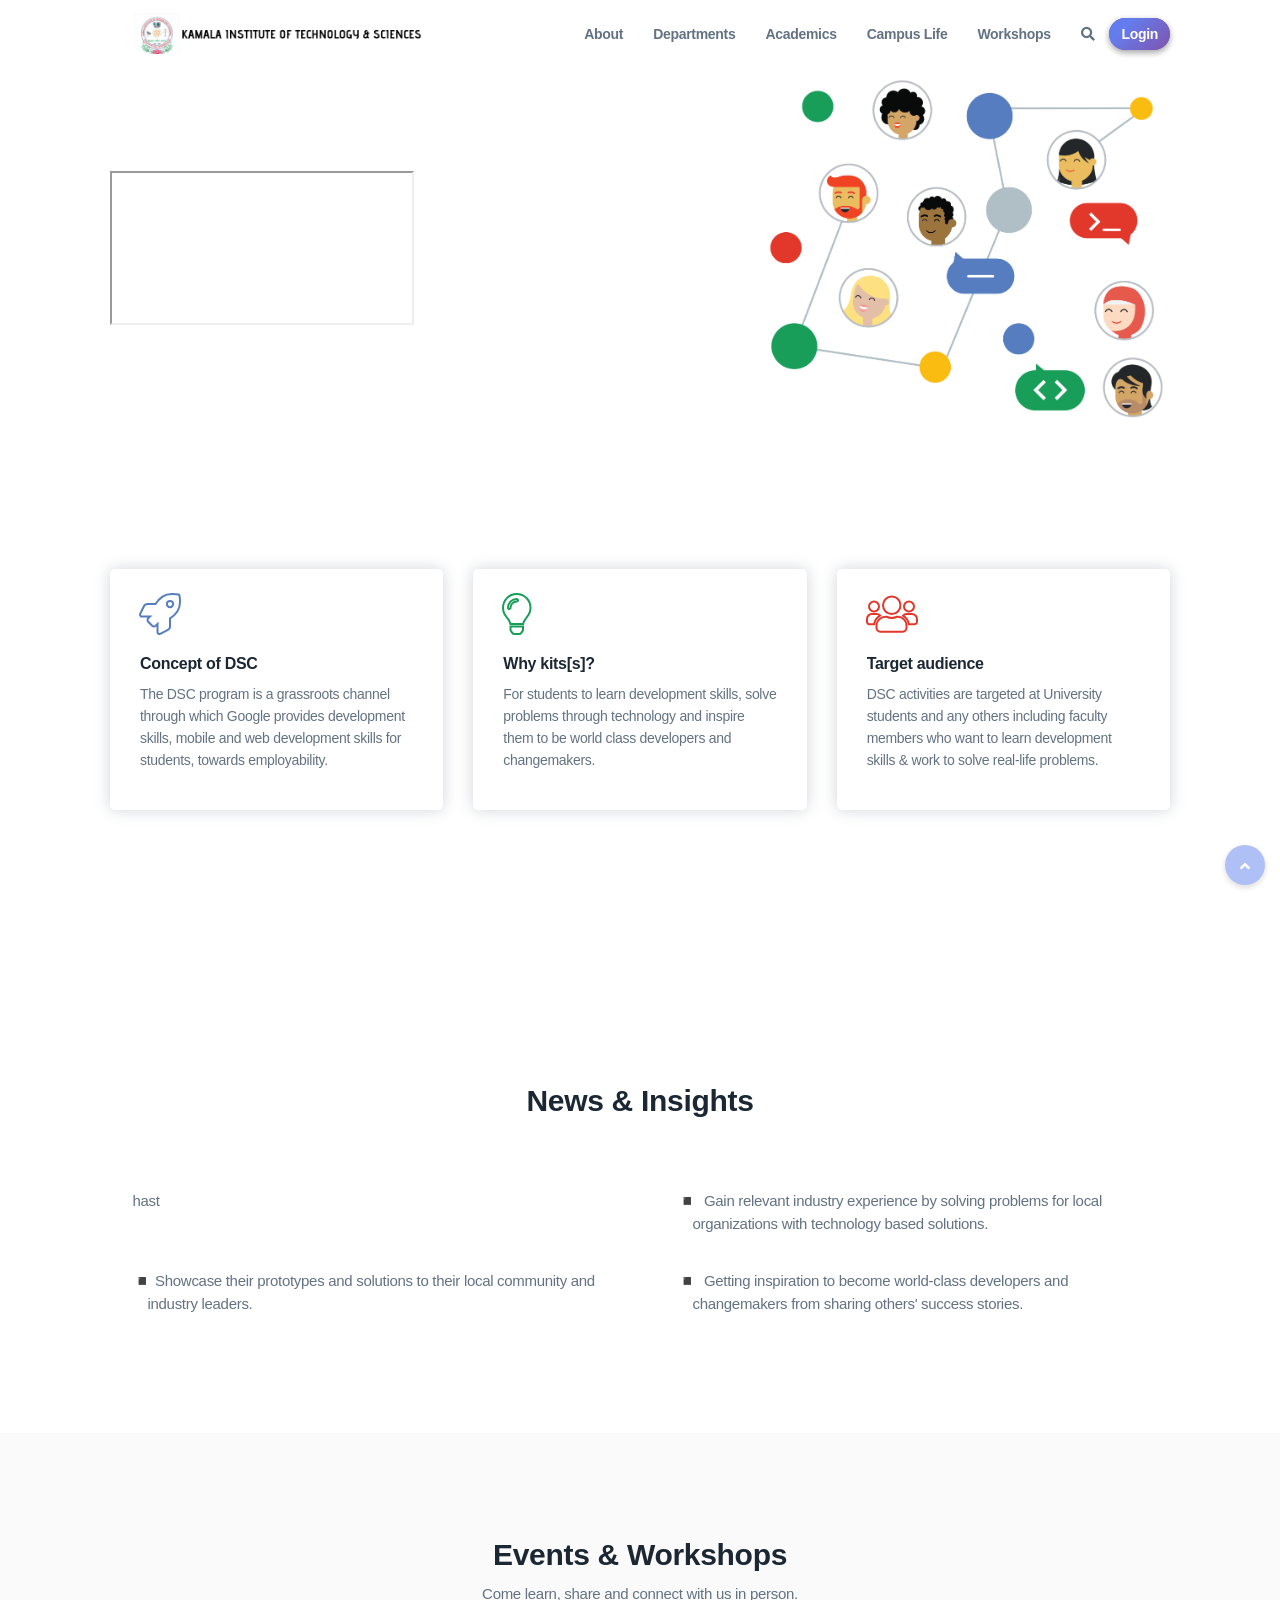
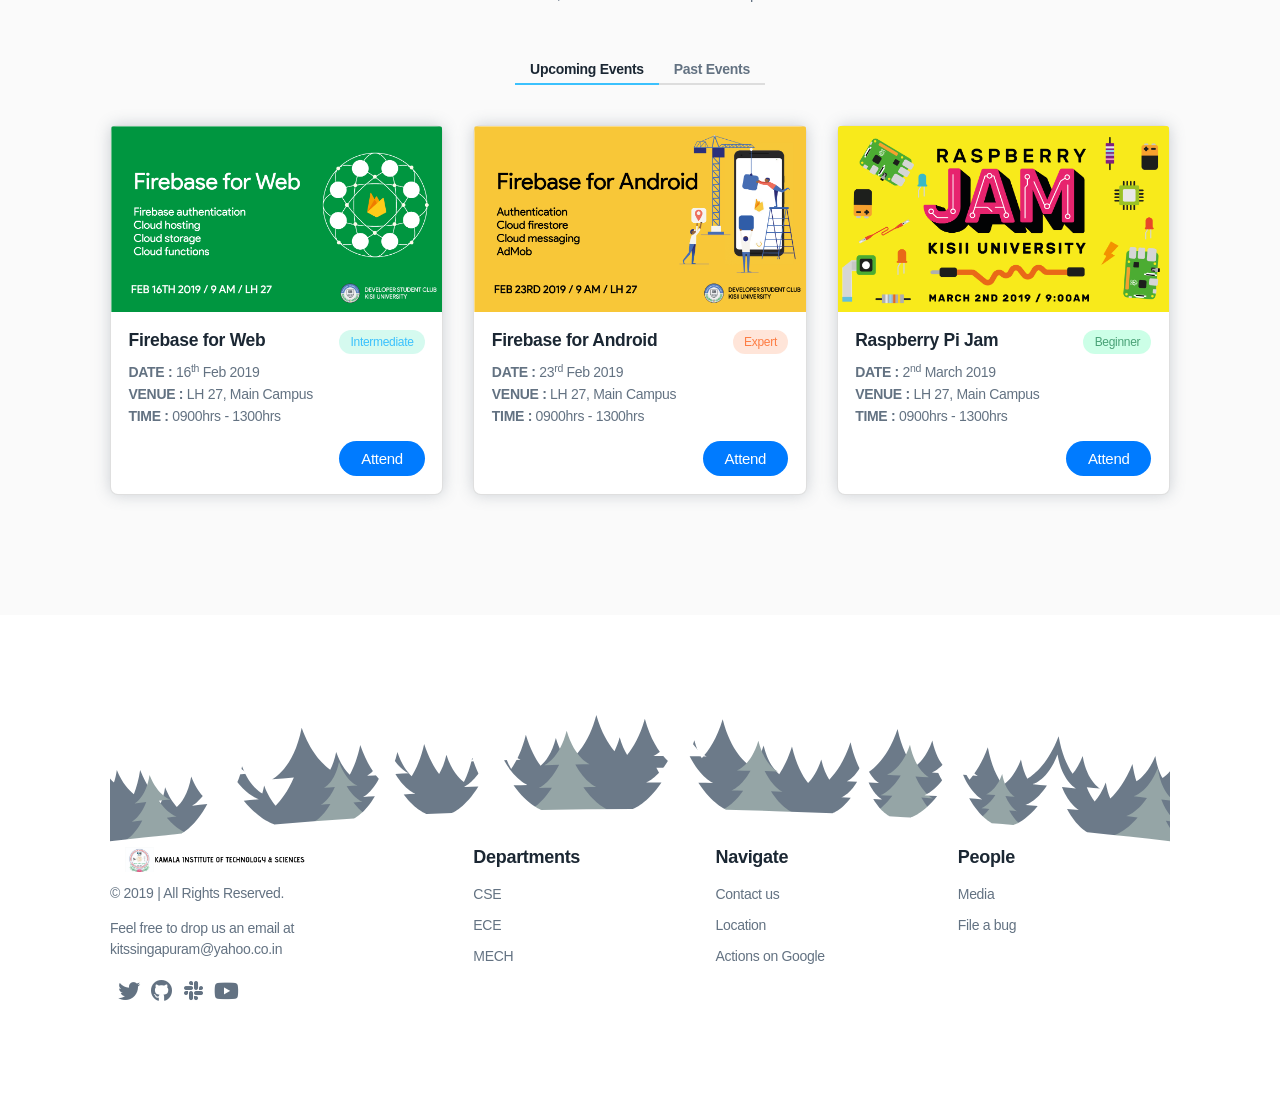
<file: kits/index.html>
<!DOCTYPE html>
<html lang="en">
<head>
    <meta charset="UTF-8">
    <meta http-equiv="X-UA-Compatible" content="ie=edge">
    <title>KITS-SINGAPUR</title>
    <meta name="viewport" content="width=device-width, initial-scale=1.0, user-scalable=no">
    <meta name="author" content="KITS SINGAPURAM"/>
    <meta name="description" content="kits singapuram site">
    <meta name="keywords" content="kits singapuram, university name,google developers, sub saharan africa, kenya, computer science"/>
    <meta name="theme-color" content="#2F5BE7"/>
    <meta http-equiv="X-UA-Compatible" content="IE=edge">
    <link rel="manifest" href="manifest.json"/>
    <link rel="icon" href="images/icon.png" type="image/png"/>
    <link rel="stylesheet" href="css/responsive.css">
    <link rel="stylesheet" href="css/owl.carousel.min.css">
    <link rel="stylesheet" href="css/bootstrap.min.css">
    <link rel="dns-prefetch" href="https://docs.google.com">
    <link href='https://fonts.googleapis.com/css?family=Google+Sans:400,500,700|Material+Icons' rel='stylesheet' type='text/css'>
    <script src="https://cdn.plyr.io/3.5.6/plyr.js"></script>
    <link rel="stylesheet" href="https://cdn.plyr.io/3.5.6/plyr.css" />
    <link rel="stylesheet" href="https://use.fontawesome.com/releases/v5.2.0/css/all.css" integrity="sha384-hWVjflwFxL6sNzntih27bfxkr27PmbbK/iSvJ+a4+0owXq79v+lsFkW54bOGbiDQ" crossorigin="anonymous">
    <link rel="stylesheet" href="css/styles.css">
    <link rel="stylesheet" href="css/responsive.css">

    <!-- Google Analytics -->
        
   
    <!-- End Google Analytics -->

</head>

<body class="x-hidden has-sticky-header">
<nav class="navbar navbar-expand-lg fixed-top custom-menu custom-menu__light">
    <div class="container">
        <a class="navbar-brand" href="index.html">
            <img data-src="./icon.png" height="40" alt="DSC icon">
        </a>
        <button class="navbar-toggler" type="button" data-toggle="collapse" data-target="#navbarSupportedContent"
                aria-controls="navbarSupportedContent"
                aria-expanded="false" aria-label="Toggle navigation">
        <span class="menu-icon__circle">
        </span>
            <span class="menu-icon">
          <span class="menu-icon__bar"></span>
          <span class="menu-icon__bar"></span>
          <span class="menu-icon__bar"></span>
        </span>
        </button>
        <div class="collapse navbar-collapse" id="navbarSupportedContent">
            <ul class="navbar-nav ml-lg-auto">
                <li class="nav-item active">
                    <a class="nav-link" href="#overview">About
                        <span class="sr-only">(current)</span>
                    </a>
                </li>
                <li class="nav-item"><a href="#technologies" class="nav-link">Departments</a></li>
                <li class="nav-item"><a href="learn.html" class="nav-link">Academics</a></li>
                <li class="nav-item"><a href="projects.html" class="nav-link">Campus Life </a></li>
                <li class="nav-item"><a href="#workshops" class="nav-link">Workshops</a></li>
                <li class="nav-item">
                    <a class="nav-link" href="#" target="_blank" rel="noopener"><i class="fas fa-search"></i></a>
                </li>
            </ul>
            <div class="custom-menu__right">
                <a href="#" class="event-btn" rel="noreferrer" target="_blank">Login</a>
            </div>
        </div>
    </div>
</nav>
<header id="hero" class="#">
    <div class="container">
        <div class="row align-items-center">
            <div class="col-12 col-sm-6">
                    <div class="plyr__video-embed" id="player">
                            <iframe
                                src="https://www.youtube.com/embed/bTqVqk7FSmY?origin=https://plyr.io&amp;iv_load_policy=3&amp;modestbranding=1&amp;playsinline=1&amp;showinfo=0&amp;rel=0&amp;enablejsapi=1"
                                allowfullscreen
                                allowtransparency
                                allow="autoplay"
                            ></iframe>
                        </div>
            </div>
            <div class="col-12 col-sm-5 ml-auto ml-pic">
                <div class="hero-figure">
                    <img data-src="images/assets/diversity.png" class="img-fluid w-100"
                         alt="Illustration of diversity in our developer community">
                </div>
            </div>
        </div>
    </div>
</header>

<section id="overview" class="hero">
    <div class="container">
        <div class="row">
            <div class="col-md-4 col-12">
                <div class="feature-card">
                    <div class="feature-card__body">
                        <i class="fas fa-rocket ghost-blue"></i>
                        <h4 class="feature-title">Concept of DSC</h4>
                        <p>The DSC program is a grassroots channel through which Google provides development skills, mobile and web development skills for students, towards employability.
                        </p>
                    </div>
                </div>
            </div>
            <div class="col-md-4 col-12">
                <div class="feature-card">
                    <div class="feature-card__body">
                        <i class="fas fa-lightbulb ghost-green"></i>
                        <h4 class="feature-title">Why kits[s]?</h4>
                        <p>For students to learn development skills, solve problems through technology
                            and inspire them to be world class developers and changemakers.
                        </p>
                    </div>
                </div>
            </div>
            <div class="col-md-4 col-12">
                <div class="feature-card m-0">
                    <div class="feature-card__body">
                        <i class="fas fa-users ghost-red"></i>
                        <h4 class="feature-title">Target audience</h4>
                        <p>DSC activities are targeted at University students and any others
                            including faculty members who want to learn development skills &amp; work to solve real-life problems.</p>
                    </div>
                </div>
            </div>
        </div>
    </div>
</section>

<section id="opportunities" class="section-spacer section-opp">
    <div class="container">
        <header class="section-header text-center">
            <h2 class="section-title-custom">News & Insights</h2>
        </header>
        <div class="row">
            <div class="col-sm-6">
                <div class="card">
                    <div class="card-body">
                        <ul><li>hast</li></ul>
                    </div>
                </div>
            </div>
            <div class="col-sm-6">
                <div class="card">
                    <div class="card-body">
                        <ul><li> ◾&nbsp; Gain relevant industry experience by solving problems for local organizations with
                            technology based solutions.</li></ul>
                    </div>
                </div>
            </div>
        </div>
        <div class="row">
            <div class="col-sm-6">
                <div class="card">
                    <div class="card-body">
                        <ul><li> ◾&nbsp;Showcase their prototypes and solutions to their local community and industry leaders.</li></ul>
                    </div>
                </div>
            </div>
            <div class="col-sm-6">
                <div class="card">
                    <div class="card-body">
                        <ul>
                            <li> ◾&nbsp; Getting inspiration to become world-class developers and changemakers from
                                sharing others' success stories.
                            </li>
                        </ul>
                    </div>
                </div>
            </div>
        </div>
    </div>
</section>

<section id="workshops" class="section-spacer workshops-section bg-very__gray">
    <div class="container">
        <header class="section-header text-center">
            <h2 class="section-title">Events & Workshops</h2>
            <p class="section-subtitle">Come learn, share and connect with us in person.</p>
        </header>

        <div class="workshops-type-switch">
            <ul class="nav nav-pills justify-content-center js-tabs">
                <li class="nav-item">
                    <a class="nav-link active" href="#upcoming">Upcoming Events</a>
                </li>
                <li class="nav-item">
                    <a class="nav-link" href="#past">Past Events</a>
                </li>
            </ul>
        </div>
        <div class="tab-content">
            <div class="tab-pane active" id="upcoming" role="tabpanel" aria-labelledby="upcoming">
                <div class="row">
                    <div class="col-md-4 col-12">
                        <div class="card event-card">
                            <img class="card-img-top" data-src="images/assets/events/fbw.png" alt="Event one poster">
                            <div class="card-body">
                                <p class="tagging intermediate float-right">Intermediate</p>
                                <h5 class="card-title">Firebase for Web</h5>
                                <p class="card-text">
                                    <strong>DATE :</strong> 16<sup>th</sup> Feb 2019<br>
                                    <strong>VENUE :</strong>  LH 27, Main Campus<br>
                                     <strong>TIME :</strong>  0900hrs - 1300hrs
                                </p>
                                <a href="#" class="button float-right">Attend</a>
                            </div>
                        </div>
                    </div>

                    <div class="col-md-4 col-12">
                        <div class="card event-card">
                            <img class="card-img-top" data-src="images/assets/events/fba.png" alt="Event two poster">
                            <div class="card-body">
                                <p class="tagging expert float-right">Expert</p>
                                <h5 class="card-title">Firebase for Android</h5>
                                <p class="card-text">
                                    <strong>DATE :</strong> 23<sup>rd</sup> Feb 2019<br>
                                    <strong>VENUE :</strong>  LH 27, Main Campus<br>
                                    <strong>TIME :</strong>  0900hrs - 1300hrs
                                </p>
                                <a href="#" class="button float-right">Attend</a>
                            </div>
                        </div>
                    </div>

                    <div class="col-md-4 col-12">
                        <div class="card event-card">
                            <img class="card-img-top" data-src="images/assets/events/rpj.png" alt="Event three poster">
                            <div class="card-body">
                                <p class="tagging beginner float-right">Beginner</p>
                                <h5 class="card-title">Raspberry Pi Jam</h5>
                                <p class="card-text">
                                    <strong>DATE :</strong> 2<sup>nd</sup> March 2019<br>
                                    <strong>VENUE :</strong>  LH 27, Main Campus<br>
                                    <strong>TIME :</strong>  0900hrs - 1300hrs
                                </p>
                                <a href="#" class="button float-right">Attend</a>
                            </div>
                        </div>
                    </div>
                </div>
            </div>
            <div class="tab-pane" id="past" role="tabpanel" aria-labelledby="past">
                <section id="hi" class="section-spacer bg-very__gray">
                    <div class="container">
                        <div class="row align-items-center">
                            <div class="col-sm-6">
                                <div class="feature-list-image">
                                    <iframe
                                            data-urllink="https://docs.google.com/presentation/d/e/2PACX-1vSubYcbqWaNFgVUDQ14VYLf_4RFiaVeFl-Tz6ryS_YAuYmP9xhdAUrV0_V5GpeHHenACAIwl8zwTZ3z/embed?start=false&loop=true&delayms=3000"
                                            frameborder="0" width="480" height="299" allowfullscreen="true"
                                            mozallowfullscreen="true" webkitallowfullscreen="true"></iframe>
                                </div>
                            </div>
                            <div class="col-sm-5 ml-auto">
                                <div class="feature-list-wrapper">
                                    <div class="content-header">
                                        <h2 class="content-title">Getting Started with Android Things</h2>
                                        <hr>
                                        <h6>DATE : 26<sup>th</sup> Jan 2019</h6>
                                        <h6>VENUE : LH 27, Main Campus</h6>
                                        <p>We learnt how to assemble an Android Things kit and saw the temperature and barometer sensors on the kit in action</p>
                                    </div>
                                    <a href="#" class="past-event" target="_blank" rel="noopener">EVENT PHOTOS&nbsp;&nbsp;<i class="fas fa-camera"></i></a>
                                </div>
                            </div>
                        </div>
                    </div>
                </section>

                <section class="section-spacer">
                    <div class="container">
                        <div class="row flex-column-reverse flex-sm-row align-items-cengit ter">
                            <div class="col-sm-5 mr-auto">
                                <div class="feature-list-wrapper">
                                    <div class="content-header">
                                        <h2 class="content-title">The Magic Of Flutter</h2>
                                        <hr>
                                        <h6>DATE : 6<sup>th</sup> Aug 2018</h6>
                                        <h6>VENUE : LH 1, Main Campus</h6>
                                        <p>We concentrated on two parts of Flutter, that we admire most : The developer experience and brand design first development</p>
                                    </div>
                                    <a href="#" class="past-event" target="_blank" rel="noopener">EVENT PHOTOS&nbsp;&nbsp;<i class="fas fa-camera"></i></a>
                                </div>
                            </div>
                            <div class="col-sm-6">
                                <div class="feature-list-image">
                                    <iframe data-urllink="https://docs.google.com/presentation/d/e/2PACX-1vQw37yOddaGU-XhgoHwubXadUTEgnxQ0iqT6eHbBssRnP8UzplK-vkdL_5aKl3aiTKVjMkNMC_fRCt3/embed?start=false&loop=true&delayms=5000"
                                            frameborder="0" width="480" height="299" allowfullscreen="true"
                                            mozallowfullscreen="true" webkitallowfullscreen="true"></iframe>
                                </div>
                            </div>
                        </div>
                    </div>
                </section>

                <section id="past_ones" class="section-spacer bg-very__gray">
                    <div class="container">
                        <div class="row align-items-center">
                            <div class="col-sm-6">
                                <div class="feature-list-image">
                                    <iframe data-urllink="https://docs.google.com/presentation/d/e/2PACX-1vQcG84BsN5LAUmvkvEUwK2h1euvoW6PZaSl4CnJfybQx0xgB6XbQTECqo4H1M56axzqzDBqJpPVrbeL/embed?start=false&loop=true&delayms=30000"
                                            frameborder="0" width="480" height="299" allowfullscreen="true"
                                            mozallowfullscreen="true" webkitallowfullscreen="true"></iframe>
                                </div>
                            </div>
                            <div class="col-sm-5 ml-auto">
                                <div class="feature-list-wrapper">
                                    <div class="content-header">
                                        <h2 class="content-title">Build Your First App</h2>
                                        <hr>
                                        <h6>DATE : 6<sup>th</sup> July 2018</h6>
                                        <h6>VENUE : LH 1, Main Campus</h6>
                                        <p>We set up the Android Application Development Environment for creating,
                                            testing and debugging apps.</p>
                                    </div>
                                        <a href="#" class="past-event">EVENT PHOTOS&nbsp;&nbsp;<i class="fas fa-camera"></i></a>
                                </div>
                            </div>
                        </div>
                    </div>
                </section>
                <section class="section-spacer">
                    <div class="container">
                        <div class="row flex-column-reverse flex-sm-row align-items-cengit ter">
                            <div class="col-sm-5 mr-auto">
                                <div class="feature-list-wrapper">
                                    <div class="content-header">
                                        <h2 class="content-title">DSC SSA Leads Summit</h2>
                                        <hr>
                                        <h6>DATE : 25<sup>th</sup> July - 28<sup>th</sup>July 2018</h6>
                                        <h6>WHERE : Lagos, Nigeria.</h6>
                                        <p>One of our lead organizers was privileged to represent the community in a lead summit hosted
                                            by Google Nigeria where he also talked about goal-setting.</p>
                                    </div>
                                    <a href="#" class="past-event" target="_blank" rel="noopener">EVENT PHOTOS&nbsp;&nbsp;<i class="fas fa-camera"></i></a>
                                </div>
                            </div>
                            <div class="col-sm-6">
                                <div class="feature-list-image">
                                    <iframe width="500" height="274"
                                            data-urllink="https://www.youtube.com/embed/AAin71VkbzQ"
                                            frameborder="0" allow="autoplay; encrypted-media" allowfullscreen></iframe>
                                </div>
                            </div>
                        </div>
                    </div>
                </section>
            </div>
        </div>
    </div>
</section>

<footer class="section-spacer footer-section">
    <div class="container">
            <svg id="" preserveAspectRatio="xMidYMax meet" class="svg-separator sep8" viewBox="0 0 1600 200" style="display: block;" data-height="200">
                    <path class="" style="opacity: 1;fill: #6c7a89;" d="M1615.6,58.4c-8.6,20.7-19.2,31.4-26.8,36.8c-4.4-7.6-8.7-18.4-10.9-33.4
                    c-9.2,22.6-20.9,33.4-28.6,38.3c-2.4-7.7-4.4-16.4-6-26.2c-10.4,25.9-22.8,42.1-33.4,52.2c-2.8-6.5-5.2-14.5-6.8-24.4
                    c-5.2,13.2-11.2,22.4-16.8,28.8c-3.9-5.1-8.1-12.1-11.9-21.5c6.8,0.7,13.6,1.4,20.4,2.1c0,0-20-9.9-26.6-49.3
                    c-4.6,12-10,20.7-15.2,27c-8.1-12.1-16.5-30.2-21.1-56.8c-15.1,39.7-35.4,57-47.2,64.2c-3.8-7.1-7.4-16.7-9.7-29.2
                    c-8.5,22.9-19.8,34-27.3,39.2c-8.5-11.9-17.5-30.1-22.7-57.5c-8.3,22.9-18.3,38.4-27.6,48.9c-5.4-7.4-11.2-18.9-14.5-36.1
                    c-7.8,22-18.2,33.2-25.7,38.8c-2.7-4.1-5.5-9-8-14.9c6.8,0.5,13.6,1,20.4,1.4c0,0-20.4-9.2-28.3-48.4
                    c-8.5,24.4-20.4,35.7-27.8,40.6c-9-11.7-18.8-30-24.7-58c-17,50.2-43.2,65.9-51.6,69.7c-7.3-11.5-14.5-27.5-19.4-49.5
                    c-9.3,28.5-21.7,46-32.1,56.5c-4.5-7.1-9-17-12.1-30.5c-5.7,18-13.4,29-19.9,35.6c-8.8-11.5-18.2-29.1-24.3-55.3
                    c-5.6,17.9-12.4,31.5-19.2,41.8c-6.8-5.6-17.6-18-23.7-43.2c-4.8,15.8-11.2,26.3-17.1,33.2c-9.3-5.7-32.3-24.1-44.6-72.7
                    c-8.8,29.7-21.1,47.7-31.5,58.5C889,58.6,885,49.8,882,38.2c-11,38.5-32,46-32,46c6.8,0.1,13.6,0.1,20.4,0.2
                    c-8.5,15.8-17.6,23.9-23.2,27.7c-7.1-7.5-15-18-22.5-32.6c10.8,0,21.7,0.1,32.5,0.2c0,0-33.2-12.5-49.9-74
                    c-7.2,26.2-17.4,43.4-26.7,54.6c-4.1-6.6-8.2-15.2-11.3-26.6c-2.2,8.3-4.9,15.2-7.8,20.9C752,43.5,741.6,26.3,734.1,0
                    c-11.6,44.1-31.9,63.1-42.4,70.4c-6.3-6.8-13.5-17.9-18.7-35.6c-6,23.7-16,36-23,41.9c-7.9-10.8-16-25.9-22.3-46.9
                    c-5.8,23.6-14.1,40.1-22.2,51.6c-3.5-5.9-6.9-13.4-9.7-22.6c-8.3,34.8-25.7,45.2-29.2,47c-0.2,0-0.4,0-0.6,0
                    c-6.8-10.2-13.5-23.7-19.1-41.3c-3.4,14.8-7.9,26.9-12.7,36.6c-7.3-5.2-18.6-16.8-26.4-41C505,72.7,501,82,496.8,89
                    c-7.9-10.6-16-25.2-22.6-45.3c-4.7,21.5-11.7,37.2-18.8,48.6c-6.9-6.4-15.3-17.5-21.6-36.4c-5.7,26.8-17.1,39.4-23.7,44.7
                    c-10.5-10.4-22.8-27.6-32.4-55.4c-3.9,19.2-9.7,33.9-15.8,45c-6.6-6.5-14.4-17.2-20.5-34.5c-2.2,11.3-5.5,20-9,26.8
                    c-11.9-8.4-29.9-26.2-43.1-63.1c-12.1,62.6-44.2,77.5-44.3,77.6c10.8-0.9,21.7-1.8,32.5-2.7c-9,21.2-19.4,34.5-27.5,42.5
                    c-5.8-6.5-12.1-16.2-17.3-30.4c-0.8,4.3-1.7,8.3-2.8,12c-7.2-4-20.7-14.7-30.6-41.1c-6.9,39.4-27,49-27,49
                    c6.8-0.7,13.5-1.3,20.3-1.9c-0.9,2.1-1.8,4.1-2.7,6c-11.9,1.1-23.8,2.3-35.7,3.5c-7-3.7-21.1-14.1-31.6-41
                    c-4.5,27.3-15.4,40.4-21.7,45.9c-5.9-6.4-12.3-15.8-17.7-29.7c-1.5,9.8-3.9,17.7-6.6,24.2C66.7,123,55.2,107.3,45.5,83.1
                    c-2.2,14.5-5.6,26.5-9.5,36.4c-7.5-5.7-17.5-16.3-25.7-36.3C9.3,90.4,7.8,96.6,6,101.9c-10.5-10-22.5-25.7-32.8-50.4
                    c-0.4,2.5-0.7,4.9-1.2,7.2c7.3,57.9,10.2,77.5,17.5,135.4l1619.5-1.6c6.2-49.3,7.4-58.7,13.6-108
                    C1619.7,77.7,1617.1,69.1,1615.6,58.4z"></path>
                    <path class="" style="opacity: 1;fill: #95a5a6;" d="M85.8,155c5.1-0.6,10.1-1.1,15.2-1.7c0,0-13.6-3.6-27.3-24c5.9-0.7,11.7-1.3,17.6-1.9
                    c0,0-18.8-4.7-31.6-37c-5.3,34.4-22.6,43.1-22.6,43.1c5.9-0.7,11.7-1.4,17.6-2C46,154.4,33.5,161,33.5,161
                    c5.1-0.6,10.1-1.2,15.2-1.8c-11.7,23-25.4,30-25.5,30l94.1-10.6C117.3,178.6,102.4,174.9,85.8,155z"></path>
                    <path class="" style="opacity: 1;fill: #95a5a6;" d="M367.5,131.9c4.7-0.3,9.5-0.6,14.2-0.9c0,0-12.6-3.9-24.5-23.6c5.5-0.4,11-0.7,16.5-1.1
                    c0,0-17.3-5.1-28-35.9c-6.3,32-22.8,39.4-22.8,39.4c5.5-0.4,11-0.8,16.5-1.2c-9.1,21.1-21,26.7-21,26.7c4.7-0.4,9.5-0.7,14.2-1
                    c-11.9,21.1-25,27.1-25,27.1l88.3-6.1C396,155.3,382.2,151.1,367.5,131.9z"></path>
                    <path class="" style="opacity: 1;fill: #95a5a6;" d="M714.6,108.9c6.5-0.1,13-0.2,19.5-0.2c0,0-16.8-6.3-31.7-33.9c7.5-0.1,15.1-0.2,22.6-0.3
                    c0,0-23.3-8.2-35.7-50.9c-11,43.1-33.9,52.1-33.9,52.1c7.5-0.2,15.1-0.3,22.6-0.5c-13.9,28.1-30.5,34.9-30.5,34.9
                    c6.5-0.2,13-0.3,19.5-0.4c-17.7,27.9-35.9,35.1-35.9,35.1l120.6-2.1C751.7,142.8,733.3,136.1,714.6,108.9z"></path>
                    <path class="" style="opacity: 1;fill: #95a5a6;" d="M997.7,115.2c5.7,0.2,11.5,0.3,17.2,0.5c0,0-14.6-6.2-26.7-31.1c6.7,0.2,13.3,0.4,20,0.6
                    c0,0-20.2-8.2-29.5-46.3c-11.3,37.6-31.9,44.7-31.9,44.7c6.7,0.1,13.3,0.3,20,0.5c-13.4,24.3-28.3,29.6-28.3,29.7
                    c5.7,0.1,11.5,0.2,17.2,0.4c-16.7,23.9-33,29.6-33,29.6l106.5,2.8C1029.2,146.5,1013.1,139.9,997.7,115.2z"></path>
                    <path class="" style="opacity: 1;fill: #95a5a6;" d="M1224.6,124.7c5.9,0.4,11.9,0.8,17.8,1.2c0,0-15-6.9-26.6-33.2c6.9,0.4,13.8,0.9,20.7,1.3
                    c0,0-20.7-9.2-29-49.1c-13.1,38.6-34.7,45.2-34.7,45.2c6.9,0.4,13.8,0.8,20.7,1.2c-14.7,24.7-30.4,29.7-30.4,29.7
                    c5.9,0.3,11.9,0.7,17.8,1c-18.1,24.2-35.3,29.5-35.3,29.5l110.4,6.7C1256.1,158.3,1239.7,150.9,1224.6,124.7z"></path>
                    <path class="" style="opacity: 1;fill: #95a5a6;" d="M1357.2,144.3c4.1,0.3,8.2,0.7,12.3,1.1c0,0-10.2-5-17.9-23.3c4.8,0.4,9.5,0.8,14.3,1.2
                    c0,0-14.1-6.6-19.2-34.3c-9.6,26.5-24.6,30.7-24.6,30.7c4.8,0.4,9.5,0.8,14.3,1.1c-10.5,16.8-21.4,20.1-21.4,20.1
                    c4.1,0.3,8.2,0.6,12.3,1c-12.9,16.4-24.9,19.8-24.9,19.8l76.2,6.3C1378.5,168,1367.2,162.7,1357.2,144.3z"></path>
                    <path class="" style="opacity: 1;fill: #95a5a6;" d="M1593.7,159.5c5.8,0.7,11.6,1.4,17.4,2.1c0,0-14.3-7.6-24.2-34c6.8,0.8,13.5,1.6,20.3,2.5
                    c0,0-19.8-10.2-25.7-49.7c-15,37.1-36.6,42.4-36.6,42.4c6.8,0.8,13.5,1.5,20.3,2.3c-15.8,23.4-31.5,27.5-31.5,27.5
                    c5.8,0.7,11.6,1.3,17.4,2c-19.1,22.7-36.3,27-36.3,27l104,12.2c1.3,0.2,2.7,0.3,4,0.5C1622.7,194.2,1607,186,1593.7,159.5z"></path>
                    <path class="" style="fill: rgb(255, 255, 255);" d="M1475.4,177c0,0-16.4-8.1-30.8-35.3c6,0.6,12.1,1.2,18.1,1.8
                    c0,0-15-7.6-25.8-34.8c7,0.7,14,1.4,21,2.1c0,0-20.7-10.1-27.7-51c-14.7,38.8-36.9,44.7-37,44.7c7,0.6,14,1.3,21,2
                    c-15.9,24.6-32,29.2-32,29.2c6,0.5,12.1,1.1,18.1,1.7c-19.3,24-37,28.8-37,28.8c-10.7-0.9-21.3-1.9-32-2.7c0,0-18.1-8.4-34.4-37.7
                    c6.6,0.5,13.2,1,19.7,1.6c0,0-16.5-7.9-29-37.2c7.6,0.6,15.3,1.2,22.9,1.8c0,0-22.8-10.5-31.5-54.8c-15,42.6-39.1,49.6-39.1,49.7
                    c7.7,0.5,15.3,1.1,23,1.6c-16.7,27.2-34.1,32.6-34.1,32.6c6.6,0.4,13.2,0.9,19.7,1.3c-20.4,26.6-39.5,32.3-39.5,32.3
                    c-10.7-0.7-21.4-1.3-32.1-2c0,0-12.9-5.6-24.8-26c4.6,0.3,9.3,0.5,13.9,0.8c0,0-11.7-5.3-20.9-25.8c5.4,0.3,10.8,0.6,16.1,0.9
                    c0,0-16.2-7-22.9-38.1c-9.9,30.3-26.7,35.6-26.7,35.6c5.4,0.3,10.8,0.5,16.1,0.8c-11.3,19.4-23.5,23.4-23.5,23.4
                    c4.6,0.2,9.3,0.4,13.9,0.7c-14,19-27.4,23.3-27.4,23.3c-53.5-2.4-107-4.2-160.5-5.3c0,0-21.3-8.4-42.1-40.7
                    c7.6,0.1,15.1,0.2,22.7,0.4c0,0-19.4-7.9-35.9-40.5c8.8,0.1,17.6,0.2,26.4,0.4c0,0-26.9-10.4-40.1-60.5
                    c-14.1,49.9-41.2,59.7-41.2,59.7c8.8,0,17.6,0.1,26.4,0.1c-17.1,32.3-36.6,39.8-36.7,39.8c7.6,0,15.1,0,22.7,0.1
                    c-21.4,32-42.8,39.9-42.9,39.9c-46.2,0.1-92.3,0.6-138.5,1.7c0,0-20.7-7.1-41.9-37.2c7.2-0.2,14.5-0.4,21.7-0.6
                    c0,0-18.9-6.7-36-37.3c8.4-0.3,16.8-0.5,25.3-0.7c0,0-26.1-8.8-40.8-56.2c-11.5,48.3-36.9,58.8-36.9,58.8c8.4-0.3,16.8-0.7,25.3-1
                    c-15,31.6-33.4,39.6-33.4,39.6c7.2-0.3,14.5-0.6,21.7-0.9c-19.2,31.4-39.3,39.9-39.4,39.9c-12.7,0.6-25.4,1.2-38.1,1.8
                    c0,0-17.2-5.4-35.2-29.6c5.9-0.3,11.9-0.6,17.8-1c0,0-15.6-5.1-30.3-29.8c6.9-0.4,13.8-0.8,20.7-1.1c0,0-21.6-6.7-34.6-45.3
                    c-8.4,39.9-29,49-29,49c6.9-0.4,13.8-0.9,20.7-1.3c-11.7,26.3-26.6,33.2-26.6,33.2c5.9-0.4,11.9-0.8,17.8-1.1
                    c-15.1,26.2-31.5,33.5-31.5,33.5c-40.1,2.7-80.1,5.8-120.2,9.2c0,0-22.1-6.1-46.2-36c7.5-0.7,15.1-1.4,22.6-2.1
                    c0,0-20.2-5.8-40-36.5c8.8-0.8,17.6-1.6,26.3-2.4c0,0-27.9-7.4-46.3-55.9C156.2,83.3,130.3,96,130.3,96c8.8-0.9,17.6-1.8,26.3-2.7
                    c-13.6,34-32.3,43.5-32.3,43.5c7.5-0.8,15.1-1.6,22.6-2.3c-17.9,34.1-38.4,44.2-38.4,44.3c-38,4.1-75.9,7.6-113.8,12.3
                    c0.4,3.3,0.8,7.6,1.3,10.9c0,13.3,1608,13.3,1608,0c0.4-3.3,0.8-7.6,1.3-10.9C1562,185.6,1518.8,181.6,1475.4,177z"></path></svg>
                        
        <div class="row flex-column-reverse flex-sm-row flex-lg-row">
            <div class="col-md-4 col-12">
                <div class="footer-widget first-of-footer-widget">
                    <img data-src="./icon.png" class="logo-sm mb-10" alt="kits singapuram footer logo">
                    <p>&copy; 2019 | All Rights Reserved.</p>
                    <span>Feel free to drop us an email at </span>
                    <a href="mailto:kitssingapuram@yahoo.co.in">kitssingapuram@yahoo.co.in</a>
                    <ul class="social-list__inline mt-10">
                        <li>
                            <a href="https://twitter.com/adarshreddyash" target="_blank" rel="noopener">
                                <i class="fab fa-twitter"></i>
                            </a>
                        </li>
                        <li>
                            <a href="https://github.com/adarshreddyash" target="_blank" rel="noopener">
                                <i class="fab fa-github"></i>
                            </a>
                        </li>
                        <li>
                            <a href="">
                                <i class="fab fa-slack"></i>
                            </a>
                        </li>
                        <li>
                            <a href="https://www.youtube.com/kits"target="_blank" rel="noopener">
                                <i class="fab fa-youtube"></i>
                            </a>
                        </li>
                    </ul>
                </div>
            </div>
            <div class="col-md-8 col-sm-10">
                <div class="row">
                    <div class="col-md-4 col-6">
                        <div class="footer-widget">
                            <h4 class="footer-widget__title">Departments</h4>
                            <ul class="list-unstyled">
                                <li>
                                    <a href="#" target="_blank" rel="noreferrer">CSE</a>
                                </li>
                                <li>
                                    <a href="#" target="_blank" rel="noreferrer">ECE</a>
                                </li>
                                <li>
                                    <a href="#" target="_blank" rel="noreferrer">MECH</a>
                                </li>
                            </ul>
                        </div>
                    </div>
                    <div class="col-md-4 col-6">
                        <div class="footer-widget">
                            <h4 class="footer-widget__title">Navigate</h4>
                            <ul>
                                <li class="list-unstyled">
                                <li>
                                    <a href="#" target="_blank" rel="noreferrer">Contact us</a>
                                </li>
                                <li>
                                    <a href="#" target="_blank" rel="noreferrer">Location</a>
                                </li>
                                <li>
                                    <a href="https://console.actions.google.com/" target="_blank" rel="noreferrer">Actions on Google</a>
                                </li>
                            </ul>
                        </div>
                    </div>
                    <div class="col-md-4">
                        <div class="footer-widget">
                            <h4 class="footer-widget__title">People</h4>
                            <ul class="list-unstyled">
                                <li>
                                    <a href="#" target="_blank" rel="noreferrer">Media</a>
                                </li>
                                <li>
                                    <a href="#" target="_blank" rel="noreferrer">File a bug</a>
                                </li>
                            </ul>
                        </div>
                    </div>
                </div>
            </div>
        </div>
    </div>
</footer>
<a href="#" id="scroll" style="display: none;"><i class="fas fa-angle-up"></i></a>
<script>
    function imageIntersectionObserverCallback(imageEntries, observer) {
        imageEntries.forEach(imgEntry => {
            if (imgEntry.isIntersecting) {
                imgEntry.target.setAttribute('src', imgEntry.target.dataset.src);
                observer.unobserve(imgEntry.target);
            }
        })
    }
    const imageObserver = new IntersectionObserver(imageIntersectionObserverCallback, { rootMargin: '30px 0px' });
    imageObserver.POLL_INTERVAL = 200;
    imageObserver.USE_MUTATION_OBSERVER = false;
    document.querySelectorAll('img[data-src]').forEach(img => {
        imageObserver.observe(img);
    })
</script>
<script>
    function iframeObserverCallback(iframeEntries, observer) {
        iframeEntries.forEach(iframe => {
            if (iframe.isIntersecting && window.matchMedia('(min-width: 450px)').matches) {
                iframe.target.setAttribute('src', iframe.target.dataset.urllink);
                observer.unobserve(iframe.target);
            }
        })
    }

    const iframeObserver = new IntersectionObserver(iframeObserverCallback, { rootMargin: '30px 0px' });
    iframeObserver.POLL_INTERVAL = 200;
    iframeObserver.USE_MUTATION_OBSERVER = false;
    document.querySelectorAll('iframe[data-urllink]').forEach(img => {
        iframeObserver.observe(img);
    });

    if ('serviceWorker' in navigator) {
        window.addEventListener('load', function () {
                navigator.serviceWorker.register('service-worker.js')
                    .then(function () {
                        console.log("Service Worker Registered,");
                    });
            }
        );
    }
</script>
<script src="js/vendors/jquery.min.js"></script>
<script src="js/vendors/bootstrap.bundle.min.js"></script>
<script src="js/vendors/jquery.magnific-popup.min.js"></script>
<script src="js/vendors/jquery.easing.min.js"></script>
<script src="js/vendors/swiper.min.js"></script>
<script src="js/vendors/owl.carousel.min.js"></script>
<script src="js/vendors/hammer.js"></script>
<script src="js/custom.js"></script>
</body>
</html>
</file>
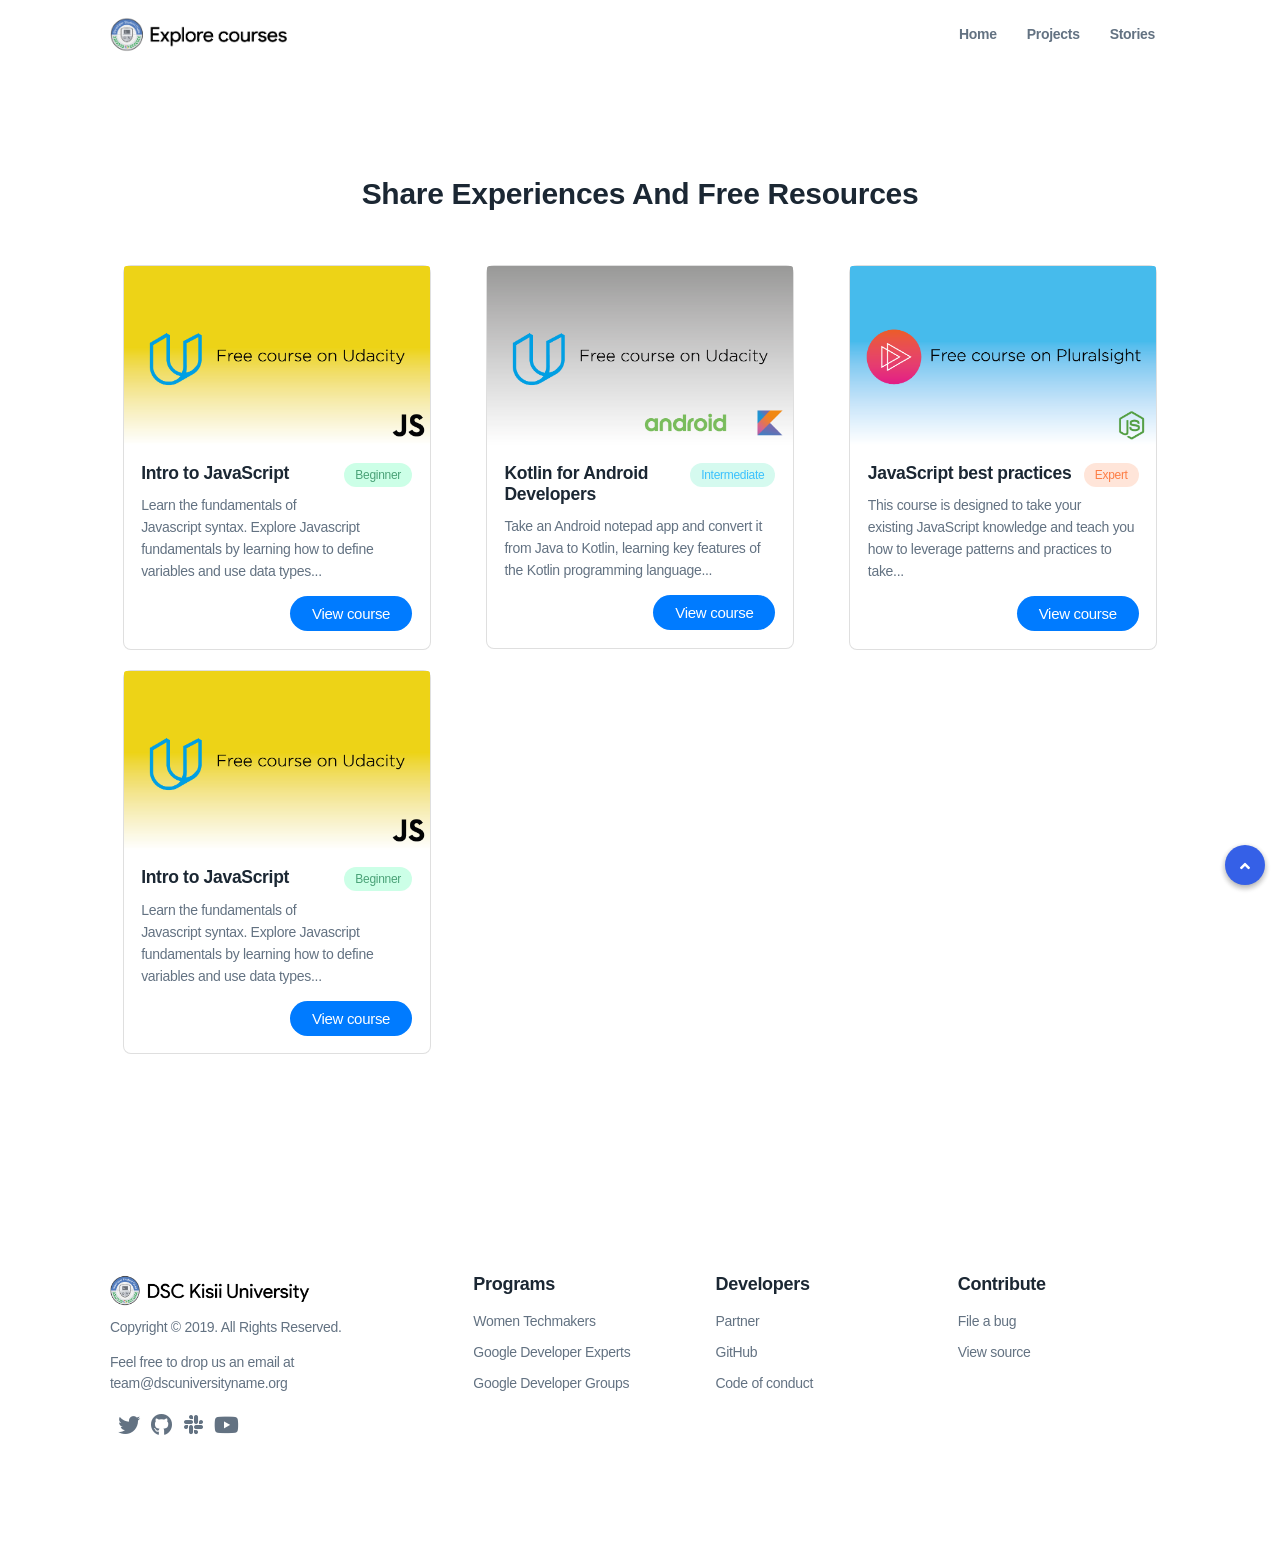
<file: learn.html>
<!DOCTYPE html>
<html lang="en">
<head>
    <meta charset="UTF-8">
    <meta http-equiv="X-UA-Compatible" content="ie=edge">
    <title>DSC Explore Courses</title>
    <meta name="viewport" content="width=device-width, initial-scale=1.0">
    <meta name="author" content="DSC University Name"/>
    <meta name="description" content="Access exclusive content from all across the web to make you a better developer. All the content is free.">
    <meta name="keywords" content="dsc,developer student clubs,google developers, sub saharan africa, students, technology, computer science"/>
    <link href="css/ionicons.min.css" rel="stylesheet">
    <link rel="manifest" href="manifest.json">
    <meta name="theme-color" content="#2F5BE7"/>
    <link rel="icon" href="images/icon.png" type="image/png"/>
    <link rel="stylesheet" href="css/owl.carousel.min.css">
    <link rel="stylesheet" href="css/bootstrap.min.css">
    <link href='https://fonts.googleapis.com/css?family=Google+Sans:400,500,700|Material+Icons' rel='stylesheet'
          type='text/css'>
    <link rel="stylesheet" href="https://use.fontawesome.com/releases/v5.2.0/css/all.css"
          integrity="sha384-hWVjflwFxL6sNzntih27bfxkr27PmbbK/iSvJ+a4+0owXq79v+lsFkW54bOGbiDQ" crossorigin="anonymous">
    <link rel="stylesheet" href="css/styles.css">
    <link rel="stylesheet" href="css/responsive.css">
    <!-- Google Analytics -->
    <script>
        (function (i, s, o, g, r, a, m) {
            i['GoogleAnalyticsObject'] = r;
            i[r] = i[r] || function () {
                (i[r].q = i[r].q || []).push(arguments)
            }, i[r].l = 1 * new Date();
            a = s.createElement(o),
                m = s.getElementsByTagName(o)[0];
            a.async = 1;
            a.src = g;
            m.parentNode.insertBefore(a, m)
        })(window, document, 'script', 'https://www.google-analytics.com/analytics.js', 'ga');
        ga('create', 'UA-124904500-1', 'auto');
        ga('send', 'pageview');
    </script>
    <!-- End Google Analytics -->
</head>
<body class="x-hidden has-sticky-header">
<nav class="navbar navbar-expand-lg fixed-top custom-menu custom-menu__light">
    <div class="container">
        <a class="navbar-brand" href="#">
            <img src="images/tutorial.png" height="35" alt="Image">
        </a>
        <button class="navbar-toggler" type="button" data-toggle="collapse" data-target="#navbarSupportedContent"
                aria-controls="navbarSupportedContent"
                aria-expanded="false" aria-label="Toggle navigation">
        <span class="menu-icon__circle">
        </span>
            <span class="menu-icon">
          <span class="menu-icon__bar"></span>
          <span class="menu-icon__bar"></span>
          <span class="menu-icon__bar"></span>
        </span>
        </button>
        <div class="collapse navbar-collapse" id="navbarSupportedContent">
            <ul class="navbar-nav ml-lg-auto">
                <li class="nav-item active">
                    <a class="nav-link" href="index.html">Home
                        <span class="sr-only">(current)</span>
                    </a>
                </li>
                <li class="nav-item"><a href="projects.html" class="nav-link">Projects</a></li>
                <li class="nav-item"><a href="index.html" class="nav-link">Stories</a></li>
            </ul>

        </div>
    </div>
</nav>


<section id="web" class="section-spacer">

    <header class="section-header text-center">
        <h2 class="section-title">Share experiences and free resources</h2>
    </header>

    <div class="container">
        <div class="row">

            <div class="col-md-4 col-12">
                <div class="card course-card" style="width: 22rem;">
                    <img class="card-img-top" src="images/assets/courses/intro-js.png" alt="Card image cap">
                    <div class="card-body">
                        <p class="tagging beginner float-right">Beginner</p>
                        <h5 class="card-title">Intro to JavaScript</h5>
                        <p class="card-text">
                            Learn the fundamentals of Javascript syntax.
                            Explore Javascript fundamentals by learning how to define variables and use data types...
                        </p>
                        <a href="https://www.udacity.com/course/intro-to-javascript--ud803"
                           class="button float-right" target="_blank" rel="noopener noreferrer">View course</a>
                    </div>
                </div>
            </div>

            <div class="col-md-4 col-12">
                <div class="card course-card" style="width: 22rem;">
                    <img class="card-img-top" src="images/assets/courses/kotlin.png" alt="Card image cap">
                    <div class="card-body">
                        <p class="tagging intermediate float-right">Intermediate</p>
                        <h5 class="card-title">Kotlin for Android Developers</h5>
                        <p class="card-text">

                            Take an Android notepad app and convert it from Java to Kotlin,
                            learning key features of the Kotlin programming language...
                        </p>
                        <a href="https://classroom.udacity.com/courses/ud888" class="button float-right" target="_blank" rel="noopener noreferrer">View
                            course</a>
                    </div>
                </div>
            </div>

            <div class="col-md-4 col-12">
                <div class="card course-card" style="width: 22rem;">
                    <img class="card-img-top" src="images/assets/courses/best-prac.png" alt="Card image cap">
                    <div class="card-body">
                        <p class="tagging expert float-right">Expert</p>
                        <h5 class="card-title">JavaScript best practices</h5>
                        <p class="card-text">
                            This course is designed to take your existing JavaScript knowledge and teach you how to
                            leverage patterns and practices to take...
                        </p>
                           <a href="https://app.pluralsight.com/player?course=javascript-best-practices&author=jonathan-mills&name=javascript-best-practices"
                           class="button float-right" target="_blank" rel="noopener noreferrer">View course</a>
                    </div>
                </div>
            </div>

            <div class="col-md-4 col-12">
                <div class="card course-card" style="width: 22rem;">
                    <img class="card-img-top" src="images/assets/courses/intro-js.png" alt="Card image cap">
                    <div class="card-body">
                        <p class="tagging beginner float-right">Beginner</p>
                        <h5 class="card-title">Intro to JavaScript</h5>
                        <p class="card-text">
                            Learn the fundamentals of Javascript syntax.
                            Explore Javascript fundamentals by learning how to define variables and use data types...
                        </p>
                        <a href="https://www.udacity.com/course/intro-to-javascript--ud803"
                           class="button float-right" target="_blank" rel="noopener noreferrer">View course</a>
                    </div>
                </div>
            </div>
        </div>
    </div>
</section>

<footer class="section-spacer footer-section">
    <div class="container">
        <div class="row flex-column-reverse flex-sm-row flex-lg-row">
            <div class="col-md-4 col-12">
                <div class="footer-widget first-of-footer-widget">
                    <img src="images/footer-logo.png" class="logo-sm mb-10" alt="Image">
                    <p>Copyright &copy; 2019. All Rights Reserved.</p>
                    <span>Feel free to drop us an email at </span>
                    <a href="mailto:team@dsc.scuniversityname.org">team@dscuniversityname.org</a>
                    <ul class="social-list__inline mt-10">
                        <li>
                            <a href="https://twitter.com/DSCUniversityName">
                                <i class="fab fa-twitter"></i>
                            </a>
                        </li>
                        <li>
                            <a href="https://github.com/DSCUniversityName">
                                <i class="fab fa-github"></i>
                            </a>
                        </li>
                        <li>
                            <a href="">
                                <i class="fab fa-slack"></i>
                            </a>
                        </li>
                        <li>
                            <a href="https://www.youtube.com/user/GoogleDevelopers">
                                <i class="fab fa-youtube"></i>
                            </a>
                        </li>
                    </ul>
                </div>
            </div>
            <div class="col-md-8 col-sm-10">
                <div class="row">
                    <div class="col-md-4 col-6">
                        <div class="footer-widget">
                            <h4 class="footer-widget__title">Programs</h4>
                            <ul class="list-unstyled">
                                <li>
                                    <a href="https://www.womentechmakers.com/" target="_blank" rel="noopener noreferrer">Women Techmakers</a>
                                </li>
                                <li>
                                    <a href="https://developers.google.com/experts/" target="_blank" rel="noopener noreferrer">Google Developer Experts</a>
                                </li>
                                <li>
                                    <a href="https://developers.google.com" target="_blank" rel="noopener noreferrer">Google Developer Groups</a>
                                </li>
                            </ul>
                        </div>
                    </div>
                    <div class="col-md-4 col-6">
                        <div class="footer-widget">
                            <h4 class="footer-widget__title">Developers</h4>
                            <ul>
                                <li class="list-unstyled">
                                <li>
                                    <a href="https://github.com/DSCUniversityName" target="_blank" rel="noopener noreferrer">Partner</a>
                                </li>
                                <li>
                                    <a href="https://github.com/DSCLEADSAfrica" target="_blank" rel="noopener noreferrer">GitHub</a>
                                </li>
                                <li>
                                    <a href="https://developer.android.com/dev-summit/community-guidelines/" target="_blank" rel="noopener noreferrer">Code of
                                        conduct</a>
                                </li>
                            </ul>
                        </div>
                    </div>
                    <div class="col-md-4">
                        <div class="footer-widget">
                            <h4 class="footer-widget__title">Contribute</h4>
                            <ul class="list-unstyled">
                                <li>
                                    <a href="https://github.com/kelvinkamau/Vibranium/issues/new?template=documentation-bug.md" target="_blank" rel="noopener noreferrer">File a bug</a>
                                </li>
                                <li>
                                    <a href="https://github.com/kelvinkamau/Vibranium" target="_blank" rel="noopener noreferrer">View source</a>
                                </li>
                            </ul>
                        </div>
                    </div>
                </div>
            </div>
        </div>
    </div>
</footer>
<a href="#" id="scroll" style="display: none;"><i class="fas fa-angle-up"></i></a>
<script src="js/vendors/jquery.min.js"></script>
<script src="js/vendors/bootstrap.bundle.min.js"></script>
<script src="js/vendors/jquery.magnific-popup.min.js"></script>
<script src="js/vendors/jquery.easing.min.js"></script>
<script src="js/vendors/swiper.min.js"></script>
<script src="js/custom.js"></script>
</body>
</html>
</file>
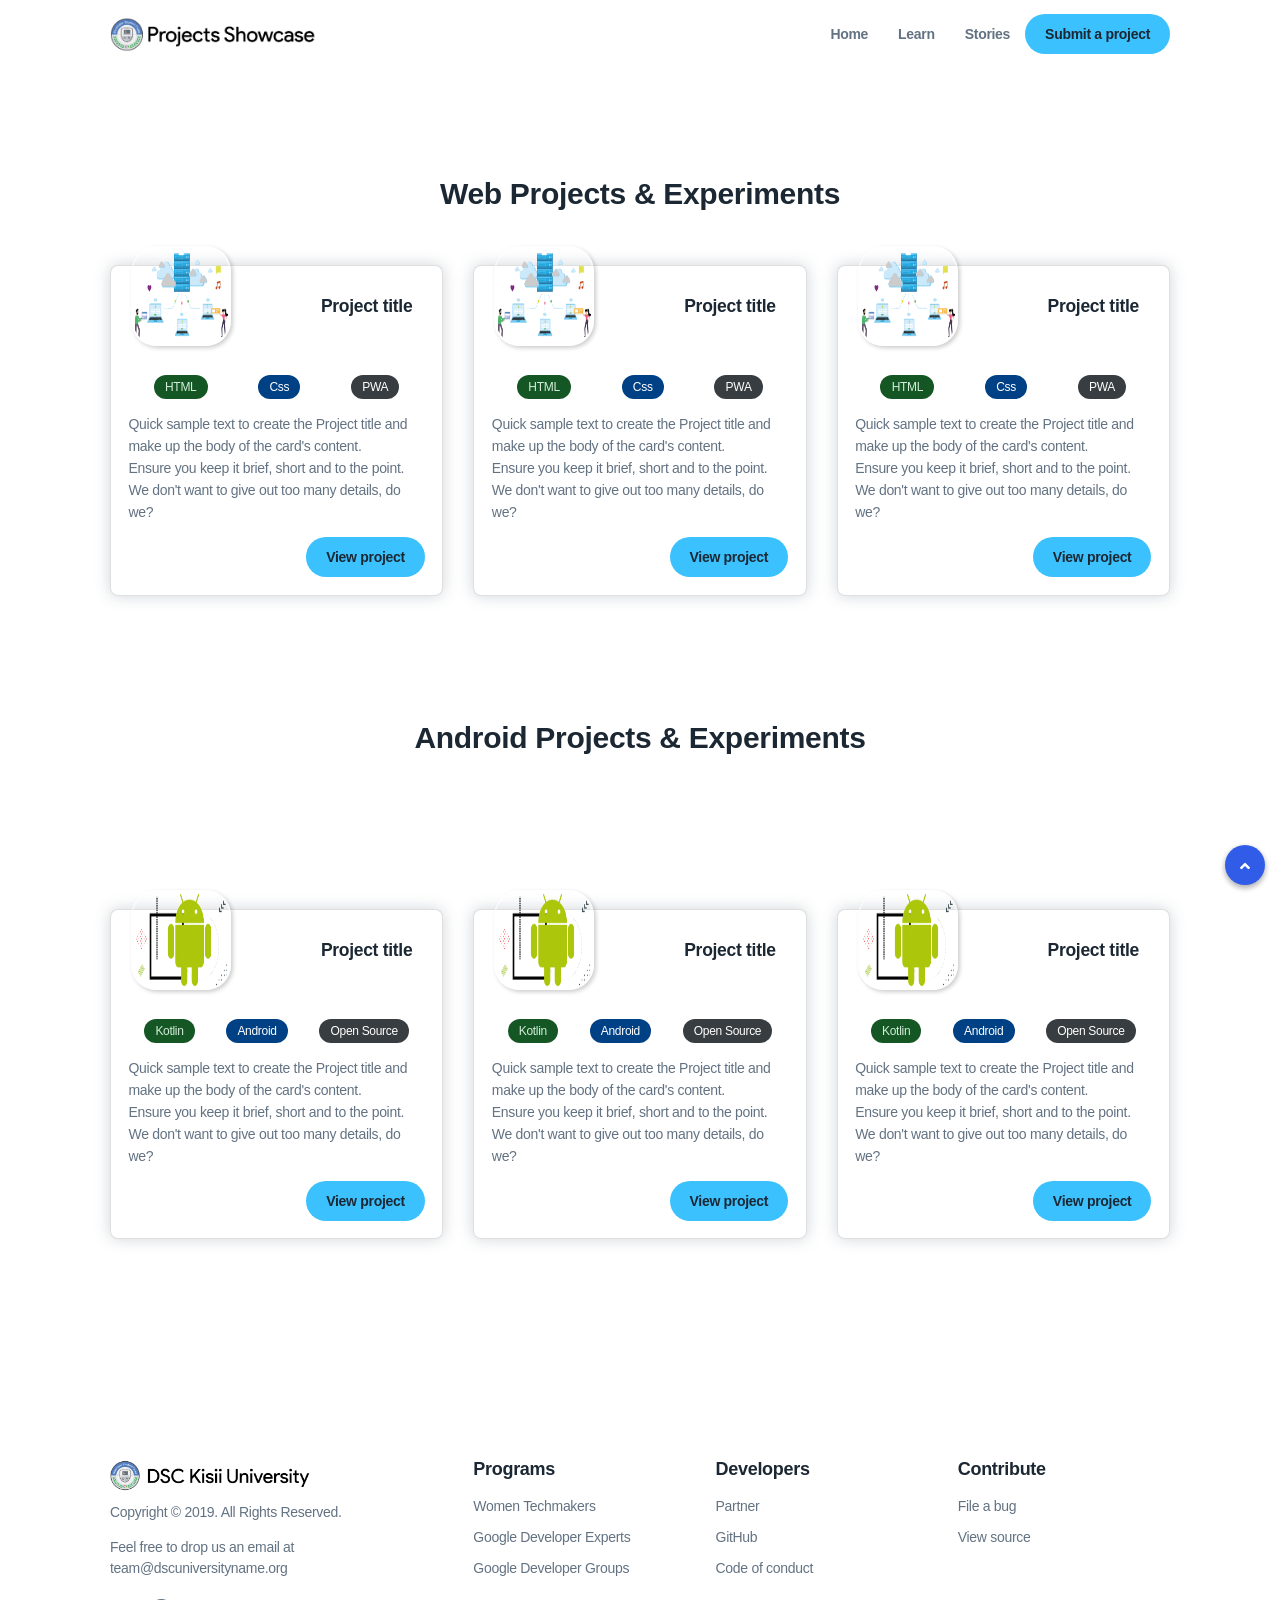
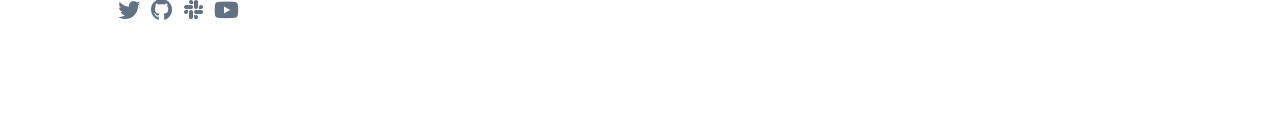
<file: projects.html>
<!DOCTYPE html>
<html lang="en">
<head>
    <meta charset="UTF-8">
    <meta http-equiv="X-UA-Compatible" content="ie=edge">
    <title>DSC Projects Showcase</title>
    <meta name="viewport" content="width=device-width, initial-scale=1.0">
    <meta name="author" content="DSC University Name"/>
    <meta name="description" content="Discover edgy project built by our Developer Student Club for our local community.">
    <meta name="keywords" content="dsc,developer student clubs,google developers, sub saharan africa, students, technology, computer science"/>
    <meta name="theme-color" content="#2F5BE7"/>

    <link href="css/ionicons.min.css" rel="stylesheet">
    <link rel="manifest" href="manifest.json">
    <link rel="icon" href="images/icon.png" type="image/png"/>
    <link rel="stylesheet" href="css/owl.carousel.min.css">
    <link rel="stylesheet" href="css/bootstrap.min.css">
    <link href='https://fonts.googleapis.com/css?family=Google+Sans:400,500,700|Material+Icons' rel='stylesheet'
          type='text/css'>
    <link rel="stylesheet" href="https://use.fontawesome.com/releases/v5.2.0/css/all.css"
          integrity="sha384-hWVjflwFxL6sNzntih27bfxkr27PmbbK/iSvJ+a4+0owXq79v+lsFkW54bOGbiDQ" crossorigin="anonymous">
    <link rel="stylesheet" href="css/styles.css">
    <link rel="stylesheet" href="css/responsive.css">

    <!-- Google Analytics -->
    <script>
        (function (i, s, o, g, r, a, m) {
            i['GoogleAnalyticsObject'] = r;
            i[r] = i[r] || function () {
                (i[r].q = i[r].q || []).push(arguments)
            }, i[r].l = 1 * new Date();
            a = s.createElement(o),
                m = s.getElementsByTagName(o)[0];
            a.async = 1;
            a.src = g;
            m.parentNode.insertBefore(a, m)
        })(window, document, 'script', 'https://www.google-analytics.com/analytics.js', 'ga');
        ga('create', 'UA-124904500-1', 'auto');
        ga('send', 'pageview');
    </script>
    <!-- End Google Analytics -->

</head>
<body class="x-hidden has-sticky-header">
<nav class="navbar navbar-expand-lg fixed-top custom-menu custom-menu__light">
    <div class="container">
        <a class="navbar-brand" href="#">
            <img src="images/showcase.png" height="35" alt="Image">
    </a>
        <button class="navbar-toggler" type="button" data-toggle="collapse" data-target="#navbarSupportedContent"
                aria-controls="navbarSupportedContent"
                aria-expanded="false" aria-label="Toggle navigation">
        <span class="menu-icon__circle">
        </span>
            <span class="menu-icon">
          <span class="menu-icon__bar"></span>
          <span class="menu-icon__bar"></span>
          <span class="menu-icon__bar"></span>
        </span>
        </button>
        <div class="collapse navbar-collapse" id="navbarSupportedContent">
            <ul class="navbar-nav ml-lg-auto">
                <li class="nav-item active">
                    <a class="nav-link" href="index.html">Home
                        <span class="sr-only">(current)</span>
                    </a>
                </li>
                <li class="nav-item"><a href="learn.html" target="_blank" rel="noopener noreferrer" class="nav-link">Learn</a></li>
                <li class="nav-item"><a href="index.html" target="_blank" rel="noopener noreferrer" class="nav-link">Stories</a></li>
            </ul>
            <div class="custom-menu__right">
                <a href="#" class="btn btn-primary btn-pills" target="_blank">Submit a project</a>
            </div>
        </div>
    </div>
</nav>


<section id="web" class="section-spacer">

    <header class="section-header text-center">
        <h2 class="section-title">Web projects & experiments</h2>
    </header>

    <div class="container">
        <div class="row">
            <div class="col-md-4 col-12">
                <div class="card project-card" >

                     <div class="cardheader">
                        <div class="img-top" >
                          <img src="images/assets/technologies/cloud.png" alt="Card image cap">
                          </div>
                          <h5 class="card-title">Project title</h5>
                      </div>
                  
                    <div class="card-body">
                        <div class="project-tag">
                            <p class="tagging stack1 ">HTML</p>
                            <p class="tagging stack2 ">Css</p>
                            <p class="tagging stack3 ">PWA</p>
                        </div>
                        <p class="card-text">Quick sample text to create the Project title and make up the body of the card's content.<br>Ensure you keep it brief, short and to the point. We don't want to give out too many details, do we?</p>
                        
                        <a href="#" class="btn btn-primary float-right">View project</a>
                    </div>
                </div>
            </div>
            <div class="col-md-4 col-12">
                <div class="card project-card">
                     <div class="cardheader">
                        <div class="img-top" >
                          <img src="images/assets/technologies/cloud.png" alt="Card image cap">
                          </div>
                          <h5 class="card-title">Project title</h5>
                      </div>
                  
                    <div class="card-body">
                        <div class="project-tag">
                            <p class="tagging stack1 ">HTML</p>
                            <p class="tagging stack2 ">Css</p>
                            <p class="tagging stack3 ">PWA</p>
                        </div>
                        <p class="card-text">Quick sample text to create the Project title and make up the body of the card's content.<br>Ensure you keep it brief, short and to the point. We don't want to give out too many details, do we?</p>
                        
                        <a href="#" class="btn btn-primary float-right">View project</a>
                    </div>
                </div>
            </div>
            <div class="col-md-4 col-12">
                <div class="card project-card">
                     <div class="cardheader">
                        <div class="img-top" >
                          <img src="images/assets/technologies/cloud.png" alt="Card image cap">
                          </div>
                          <h5 class="card-title">Project title</h5>
                      </div>
                  
                    <div class="card-body">
                        <div class="project-tag">
                            <p class="tagging stack1 ">HTML</p>
                            <p class="tagging stack2 ">Css</p>
                            <p class="tagging stack3 ">PWA</p>
                        </div>
                        <p class="card-text">Quick sample text to create the Project title and make up the body of the card's content.<br>Ensure you keep it brief, short and to the point. We don't want to give out too many details, do we?</p>
                        
                        <a href="#" class="btn btn-primary float-right">View project</a>
                    </div>
                </div>
            </div>
        </div>
    </div>
</section>

<header class="section-header text-center">
    <h2 class="section-title">Android projects & experiments</h2>
</header>

<section id="android" class="section-spacer">

    <div class="container">
        <div class="row">
            <div class="col-md-4 col-12">
                <div class="card project-card" >
                     <div class="cardheader">
                        <div class="img-top" >
                          <img src="images/assets/technologies/android.png" alt="Card image cap">
                          </div>
                          <h5 class="card-title">Project title</h5>
                      </div>
                  
                    <div class="card-body">
                        <div class="project-tag">
                            <p class="tagging stack1 ">Kotlin</p>
                            <p class="tagging stack2 ">Android</p>
                            <p class="tagging stack3 ">Open Source</p>
                        </div>
                        <p class="card-text">Quick sample text to create the Project title and make up the body of the card's content.<br>Ensure you keep it brief, short and to the point. We don't want to give out too many details, do we?</p>
                        
                        <a href="#" class="btn btn-primary float-right">View project</a>
                    </div>
                </div>
            </div>
            <div class="col-md-4 col-12">
                <div class="card project-card" >
                     <div class="cardheader">
                        <div class="img-top" >
                          <img src="images/assets/technologies/android.png" alt="Card image cap">
                          </div>
                          <h5 class="card-title">Project title</h5>
                      </div>
                  
                    <div class="card-body">
                        <div class="project-tag">
                            <p class="tagging stack1 ">Kotlin</p>
                            <p class="tagging stack2 ">Android</p>
                            <p class="tagging stack3 ">Open Source</p>
                        </div>
                        <p class="card-text">Quick sample text to create the Project title and make up the body of the card's content.<br>Ensure you keep it brief, short and to the point. We don't want to give out too many details, do we?</p>
                        
                        <a href="#" class="btn btn-primary float-right">View project</a>
                    </div>
                </div>
            </div>
            <div class="col-md-4 col-12">
                <div class="card project-card" >
                     <div class="cardheader">
                        <div class="img-top" >
                          <img src="images/assets/technologies/android.png" alt="Card image cap">
                          </div>
                          <h5 class="card-title">Project title</h5>
                      </div>
                  
                    <div class="card-body">
                        <div class="project-tag">
                            <p class="tagging stack1 ">Kotlin</p>
                            <p class="tagging stack2 ">Android</p>
                            <p class="tagging stack3 ">Open Source</p>
                        </div>
                        <p class="card-text">Quick sample text to create the Project title and make up the body of the card's content.<br>Ensure you keep it brief, short and to the point. We don't want to give out too many details, do we?</p>
                        
                        <a href="#" class="btn btn-primary float-right">View project</a>
                    </div>
                </div>
            </div>
        </div>
    </div>
</section>

<footer class="section-spacer footer-section">
    <div class="container">
        <div class="row flex-column-reverse flex-sm-row flex-lg-row">
            <div class="col-md-4 col-12">
                <div class="footer-widget first-of-footer-widget">
                    <img src="images/footer-logo.png" class="logo-sm mb-10" alt="Image">
                    <p>Copyright &copy; 2019. All Rights Reserved.</p>
                    <span>Feel free to drop us an email at </span>
                    <a href="mailto:team@dsc.scuniversityname.org">team@dscuniversityname.org</a>
                    <ul class="social-list__inline mt-10">
                        <li>
                            <a href="https://twitter.com/DSCUniversityName">
                                <i class="fab fa-twitter"></i>
                            </a>
                        </li>
                        <li>
                            <a href="https://github.com/DSCUniversityName">
                                <i class="fab fa-github"></i>
                            </a>
                        </li>
                        <li>
                            <a href="">
                                <i class="fab fa-slack"></i>
                            </a>
                        </li>
                        <li>
                            <a href="https://www.youtube.com/user/GoogleDevelopers">
                                <i class="fab fa-youtube"></i>
                            </a>
                        </li>
                    </ul>
                </div>
            </div>
            <div class="col-md-8 col-sm-10">
                <div class="row">
                    <div class="col-md-4 col-6">
                        <div class="footer-widget">
                            <h4 class="footer-widget__title">Programs</h4>
                            <ul class="list-unstyled">
                                <li>
                                    <a href="https://www.womentechmakers.com/" target="_blank" rel="noopener noreferrer">Women Techmakers</a>
                                </li>
                                <li>
                                    <a href="https://developers.google.com/experts/" target="_blank" rel="noopener noreferrer">Google Developer Experts</a>
                                </li>
                                <li>
                                    <a href="https://developers.google.com" target="_blank" rel="noopener noreferrer">Google Developer Groups</a>
                                </li>
                            </ul>
                        </div>
                    </div>
                    <div class="col-md-4 col-6">
                        <div class="footer-widget">
                            <h4 class="footer-widget__title">Developers</h4>
                            <ul>
                                <li class="list-unstyled">
                                <li>
                                    <a href="https://github.com/DSCUniversityName" target="_blank" rel="noopener noreferrer">Partner</a>
                                </li>
                                <li>
                                    <a href="https://github.com/DSCLEADSAfrica" target="_blank" rel="noopener noreferrer">GitHub</a>
                                </li>
                                <li>
                                    <a href="https://developer.android.com/dev-summit/community-guidelines/" target="_blank" rel="noopener noreferrer">Code of
                                        conduct</a>
                                </li>
                            </ul>
                        </div>
                    </div>
                    <div class="col-md-4">
                        <div class="footer-widget">
                            <h4 class="footer-widget__title">Contribute</h4>
                            <ul class="list-unstyled">
                                <li>
                                    <a href="https://github.com/kelvinkamau/Vibranium/issues/new?template=documentation-bug.md" target="_blank" rel="noopener noreferrer">File a bug</a>
                                </li>
                                <li>
                                    <a href="https://github.com/kelvinkamau/Vibranium" target="_blank" rel="noopener noreferrer">View source</a>
                                </li>
                            </ul>
                        </div>
                    </div>
                </div>
            </div>
        </div>
    </div>
</footer>
<a href="#" id="scroll" style="display: none;"><i class="fas fa-angle-up"></i></a>
<script src="js/vendors/jquery.min.js"></script>
<script src="js/vendors/bootstrap.bundle.min.js"></script>
<script src="js/vendors/jquery.magnific-popup.min.js"></script>
<script src="js/vendors/jquery.easing.min.js"></script>
<script src="js/vendors/swiper.min.js"></script>
<script src="js/vendors/owl.carousel.min.js"></script>
<script src="js/custom.js"></script>
</body>
</html>
</file>
<file: kits/css/responsive.css>
/*
==========================
RESPONSIVES
==========================
*/
@media (max-width: 992px) {
  .content {
    padding-top: 50px;
    padding-bottom: 100px;
  }
  .navbar-collapse {
    background: #fff;
    padding-bottom: 20px;
    -webkit-box-shadow: 0 15px 10px rgba(0, 0, 0, 0.1);
            box-shadow: 0 15px 10px rgba(0, 0, 0, 0.1);
    -webkit-transition: all 0.4s cubic-bezier(0.17, 0.25, 0.56, 1.03);
    transition: all 0.4s cubic-bezier(0.17, 0.25, 0.56, 1.03);
    border-radius: 5px;
    margin-top: 10px;
  }
  .navbar-nav {
    padding: 30px 0 0;
  }
  .navbar-toggler {
    z-index: 200;
  }
  .custom-menu .custom-menu__right {
    margin: 0;
    width: 100%;
    padding-top: 20px;
    padding-bottom: 20px;
    text-align: center;
  }
  .custom-menu .custom-menu__right .assistive-text {
    display: block;
    margin-top: 10px;
  }
  .custom-menu .current {
    color: #2FE7B1;
  }
  /* team SLIDER */
  .team-slider__indicators {
    display: -webkit-box;
    display: -ms-flexbox;
    display: flex;
    -webkit-box-align: center;
        -ms-flex-align: center;
            align-items: center;
    -webkit-box-pack: center;
        -ms-flex-pack: center;
            justify-content: center;
    margin-bottom: 0;
    margin-top: 50px;
  }
  .team-slider__indicators .owl-dot {
    height: 1px;
    width: 30%;
    margin: 0;
  }
  .mfp-close {
    left: 50%  ;
    -webkit-transform: translateX(-50%)  ;
            transform: translateX(-50%)  ;
    top: auto  ;
    bottom: -80px  ;
  }
  .section-screens__inner {
    margin-bottom: 50px;
  }
}

@media (max-width: 768px) {
  .section-spacer {
    padding: 80px 0;
  }
  .input-group {
    -webkit-box-orient: vertical;
    -webkit-box-direction: normal;
        -ms-flex-direction: column;
            flex-direction: column;
  }
  .input-group .form-control {
    border: 1px solid #1B2733  ;
    width: 100%;
    margin-bottom: 10px;
    border-top-right-radius: 2px  ;
    border-bottom-right-radius: 2px  ;
  }
  .input-group .btn {
    border-top-left-radius: 2px  ;
    border-bottom-left-radius: 2px  ;
  }
  .workshops-single {
    margin-bottom: 40px;
  }
  .callout {
    -webkit-box-orient: vertical;
    -webkit-box-direction: normal;
        -ms-flex-direction: column;
            flex-direction: column;
  }
  .first-of-footer-widget {
    margin-top: 30px;
    width: 100%;
    text-align: center;
  }
  .footer-widget {
    margin-bottom: 30px;
  }
}

@media (min-width: 768px) {
  .client-logo {
    width: calc(20% - 13px);
    margin: 0 auto;
    padding: 0 35px;
  }
}

@media (max-width: 576px) {
  .has-sticky-header {
    padding-top: 50px;
  }
  .container {
    padding-right: 15px;
    padding-left: 15px;
  }
  .hero-content {
    padding-top: 40px;
    text-align: center;
  }
  .hero-figure {
    margin-top: 20px;
  }
  .hero-form {
    text-align: center;
  }
  .hero-form .input-group .btn {
    padding: 15px 20px;
    margin-left: 0;
  }
  .section-screens__inner {
    margin-bottom: 140px;
    padding-bottom: 120px;
  }
  /* Feature Cards */
  .feature-card {
    margin-bottom: 50px;
  }
  .feature-title {
    font-size: 1rem;
    margin-bottom: 5px;
  }
  /* Content--Card */
  .feature-list-wrapper .btn-link {
    width: 100%;
    -webkit-box-pack: center;
        -ms-flex-pack: center;
            justify-content: center;
    -webkit-box-align: center;
        -ms-flex-align: center;
            align-items: center;
  }
  .feature-list-image {
    margin-bottom: 30px;
    display: block;
    height: 100%;
    margin-left: auto;
    margin-right: auto;
    overflow: hidden;
  }
  .feature-list-image img {
    max-width: 80%;
    margin-left: auto;
    margin-right: auto;
    display: block;
  }
  /* Screens slider */
  .team-item {
    margin: 0;
  }
  .team-item__thumb {
    -ms-flex-item-align: center;
        align-self: center;
    width: 100%;
    margin-top: 50px;
  }
  .team-item__image {
    margin-left: auto;
    margin-right: auto;
  }
  /*
  FOOTER
  */
  .footer {
    margin-bottom: 20px;
  }
  .footer ul {
    padding: 0;
  }
  .First-of-Footer-Widget {
    margin-top: 20px;
  }
}
</file>
<file: kits/css/styles.css>
html, body {
  -webkit-font-smoothing: antialiased;
  -moz-osx-font-smoothing: grayscale;
  text-rendering: optimizeLegibility;
}

:root {
  font-size: 14px;
}

body {
  font-family: "Google Sans", sans-serif;
  font-size: 1rem;
  color: #637282;
  overflow-x: hidden;
  font-weight: normal;
  letter-spacing: -.3px;
}

.has-sticky-header {
  padding-top: 72px;
}
first-letter {
  color: #557DBF;
  font-weight: 400
}

second-letter {
  color: #FBBC12;
  font-weight: 400;
}

third-letter {
  color: #E1382B;
  font-weight: 400;
}

forth-letter {
  color: #189E59;
  font-weight: 400;
}
a {
  line-height: 1;
  color: #2F5BE7;
}

button, .btn {
  outline: none  ;
  border: 0  ;
}

button:focus, .btn:focus {
  -webkit-box-shadow: none  ;
  box-shadow: none  ;
}


h1, h2, h3, h4, h5, h6,
.h1, .h2, .h3, .h4, .h5, .h6 {
  color: #1B2733;
  font-family: "Google Sans", sans-serif;
  font-weight: 700;
}

h2{
  font-size: 25px
}
h1 {
  line-height: 32px;
}

h2, .h2 {
  line-height: 1.44;
}

p {
  font-size: 14px;
  line-height: 22px;
}

.lead {
  font-weight: normal;
  line-height: 29px;
  text-align: left;
}
@media only screen and (max-width: 600px){
  .lead{
    font-size: 16px;
  }
  .vanish{
    display: none;
  }
  .zuri{
    text-align: left;
    line-height: 1.5;
  }
}

.text-warning {
  color: #FD7D44  ;
}

.content {
  padding-top: 100px;
  padding-bottom: 100px;
}

.container {
  max-width: 1100px;
  width: 100%;
  padding-right: 20px;
  padding-left: 20px;
 
}

.section-spacer {
  padding: 100px 0;
}

.cta__large {
  max-width: 450px;
}

.section-header {
  margin-bottom: 50px;
  padding-right: 10px;
  padding-left: 10px;
}

.section-title {
  text-transform: capitalize;
}
.section-title-custom{
  text-transform: none;
}

.section-subtitle {
  font-size: 15px;
  color: #637282;
}

.assistive-text {
  font-size: 12px;
}

.list-circle {
  list-style-type: none;
  padding: 0;
}

.list-circle li {
  position: relative;
  font-size: 16px;
  font-weight: 500;
  display: -webkit-box;
  display: -ms-flexbox;
  display: flex;
  -webkit-box-align: center;
  -ms-flex-align: center;
  align-items: center;
  padding-left: 8px;
  margin-bottom: 15px;
}

.list-circle li:last-child {
  margin: 0  ;
}

.list-circle li:before {
  content: '';
  width: 8px;
  height: 8px;
  border-radius: 50%;
  background: rgba(47, 91, 231, 0.8);
  -webkit-box-shadow: 0 0 0 7px rgba(47, 91, 231, 0.1);
  box-shadow: 0 0 0 7px rgba(47, 91, 231, 0.1);
  display: inline-block;
  margin-right: 20px;
  vertical-align: middle;
}

#loading {
  position: fixed;
  left: 0;
  top: 0;
  width: 100%;
  height: 100%;
  background-color: #fff;
  z-index: 10000;
}

#loading .ripple {
  width: 60px;
  height: 60px;
  border-radius: 50%;
  position: absolute;
  top: calc(50% - 30px);
  left: calc(50% - 30px);
  -webkit-animation-name: ripple;
  animation-name: ripple;
  -webkit-animation-duration: 1s;
  animation-duration: 1s;
  -webkit-animation-timing-function: ease-in-out;
  animation-timing-function: ease-in-out;
  animation-direction: alternate-reverse;
  -webkit-animation-iteration-count: infinite;
  animation-iteration-count: infinite;
  -webkit-transform: scale(0);
  transform: scale(0);
  opacity: 0.6;
}

#loading .ripple1 {
  background-color: rgba(47, 231, 177, 0.4);
}

#loading .ripple2 {
  -webkit-animation-delay: -250ms;
  animation-delay: -250ms;
  background-color: rgba(47, 231, 177, 0.5);
}

#loading .ripple3 {
  -webkit-animation-delay: -500ms;
  animation-delay: -500ms;
  background-color: rgba(47, 91, 231, 0.6);
}

#loading .ripple4 {
  -webkit-animation-delay: -750ms;
  animation-delay: -750ms;
  background-color: #2F5BE7;
}

@-webkit-keyframes ripple {
  to {
    -webkit-transform: scale(1);
    transform: scale(1);
  }
}

@keyframes ripple {
  to {
    -webkit-transform: scale(1);
    transform: scale(1);
  }
}

.btn {
  padding: 8px 20px;
  border: 0;
  color: #1B2733;
  -webkit-transition: all .5s ease-in-out;
  transition: all .5s ease-in-out;
  line-height: 24px;
  font-weight: 700;
  border-radius: 2px;
  font-family: "Google Sans", sans-serif;
}

.btn-default {
  background: #fff;
  color: #637282;
}

.btn-default:hover, .btn-default:focus, .btn-default:visited {
  color: #1B2733;
}

.btn-primary {
  background: #3BC1FD;
  color: #1B2733;
}

.btn-primary:hover, .btn-primary:focus, .btn-primary:visited {

  background: #3BC1FD;
  color: #FFFFFF;

}

.btn-secondary {
  background: #2F5BE7;
  color: #fff;
  font-weight: 200;
  font-size: 16px;
}

.btn-secondary:hover, .btn-secondary:focus, .btn-secondary:visited {
  background-color: #153bb5;
  color: #8af2d3;
  -webkit-box-shadow: -5px 5px 0 rgba(47, 231, 177, 0.8);
  box-shadow: -5px 5px 0 rgba(47, 231, 177, 0.8);
}

.btn-link {
  padding: 0;
}

.btn-link .icon {
  margin-left: 10px;
  display: inline-block;
  vertical-align: middle;
  -webkit-transition: all .3s ease-in-out;
  transition: all .3s ease-in-out;
}

.btn-link:hover {
  text-decoration: none;
}

.btn-link:hover .icon {
  margin-left: 15px;
}

.btn-link--primary {
  color: #3BC1FD;
}

.btn-link--secondary {
  color: #2F5BE7;
}

.btn-lg {
  font-size: 18px;
  padding: 10px 20px;
}

.btn-cta {
  max-width: 250px;
  width: 100%;
  font-size: 18px;
  padding: 15px 20px;
}

.btn-has-icon {
  display: -webkit-inline-box;
  display: -ms-inline-flexbox;
  display: inline-flex;
  -webkit-box-align: center;
  -ms-flex-align: center;
  align-items: center;
}

.btn-has-icon .u-icon {
  text-align: center;
}

.icon-on__left .u-icon {
  margin-right: 10px;
}

.btn-pills {
  border-radius: 50px;
}

.btn-light {
  background: #fff;
  color: #637282  ;
}

.social-btn {
  display: -webkit-inline-box;
  display: -ms-inline-flexbox;
  display: inline-flex;
  -webkit-box-align: center;
  -ms-flex-align: center;
  align-items: center;
  -webkit-box-pack: center;
  -ms-flex-pack: center;
  justify-content: center;
  padding: 8px;
  -webkit-box-shadow: 0 3px 4px 0 rgba(0, 0, 0, 0.25);
  box-shadow: 0 3px 4px 0 rgba(0, 0, 0, 0.25);
  color: #ffffff;
  font-weight: bold;
  text-transform: uppercase;
  border-radius: 2px;
  cursor: pointer;
}

.social-btn .icon-wrapper {
  margin-right: 10px;
  vertical-align: middle;
}

.social-btn .icon-wrapper i {
  font-size: 18px;
  display: inline-block;
  line-height: 1.2;
}

.social-btn .btn-text {
  letter-spacing: 0.2px;
}

.social-btn:hover {
  -webkit-box-shadow: 0 0 6px #4285f4;
  box-shadow: 0 0 6px #4285f4;
}

.social-btn:active {
  background: #1669F2;
}

.social-google-btn {
  background-color: #4285f4;
}

.form-group {
  position: relative;
}

.form-control {
  padding: 10px 18px;
  border-radius: 2px  ;
}

.form-control:focus {
  -webkit-box-shadow: -5px 5px rgba(0, 0, 0, 0.1);
  box-shadow: -5px 5px rgba(0, 0, 0, 0.1);
}

.form-input__pills {
  border-radius: 50px  ;
  border: 1px solid #F9F9F9;
  -webkit-box-shadow: 0 2px 5px 0 rgba(0, 0, 0, 0.1);
  box-shadow: 0 2px 5px 0 rgba(0, 0, 0, 0.1);
}

.input-group .form-control {
  border-top-right-radius: 0  ;
  border-bottom-right-radius: 0  ;
  border-top-color: #1B2733;
  border-bottom-color: #1B2733;
  border-left-color: #1B2733;
  border-right-color: transparent;
  margin: 0;
  height: 100%;
}

.input-group .btn {
  margin: 0;
  border: 0;
  -webkit-box-shadow: none;
  box-shadow: none;
  border-top-left-radius: 0  ;
  border-bottom-left-radius: 0  ;
}

.input-group .btn-primary:hover {
  -webkit-box-shadow: 5px 5px 0 0 #2F5BE7;
  box-shadow: 5px 5px 0 0 #2F5BE7;
}

.input-group .btn-secondary:hover {
  -webkit-box-shadow: 5px 5px 0 0 #3BC1FD;
  box-shadow: 5px 5px 0 0 #3BC1FD;
}

.tooltip-inner {
  background: #2F5BE7;
  -webkit-box-shadow: 0 0 1px 0 rgba(0, 0, 0, 0.1);
  box-shadow: 0 0 1px 0 rgba(0, 0, 0, 0.1);
  max-width: 300px;
  width: 100%;
  border-radius: 2px;
  opacity: 1;
  color: #ffffff;
}

.tooltip.bs-tooltip-auto[x-placement^=top] .arrow::before, .tooltip.bs-tooltip-top .arrow::before,
.tooltip.bs-tooltip-auto[x-placement^=right] .arrow::before, .tooltip.bs-tooltip-top .arrow::before,
.tooltip.bs-tooltip-auto[x-placement^=bottom] .arrow::before, .tooltip.bs-tooltip-top .arrow::before,
.tooltip.bs-tooltip-auto[x-placement^=left] .arrow::before, .tooltip.bs-tooltip-top .arrow::before {
  margin-left: -3px;
  content: "";
  border-width: 5px 5px 0;
  border-top-color: #2F5BE7  ;
  opacity: 1;
}
.event-card, .project-card{
  -webkit-box-shadow: 0 0 15px rgba(99, 114, 130, 0.3);
  box-shadow: 0 0 15px rgba(99, 114, 130, 0.3);
  border-radius: 5px;
  margin: 0 auto 20px;
}
.course-card{
  width: 21rem;
  margin: 0 auto 20px;
}

/*project card syling*/
@media (min-width: 240px) and (max-width: 770px){
  .project-card {
    margin-bottom: 50px;
    width: 21rem;
  
  }
}

.project-card .cardheader .img-top {
    position: relative;
    top: -20px;
    float: left;
    margin-bottom: -80px;
    margin-left: auto;
    margin-right: auto;
    transform: translate(20%);
    
}

.project-card .cardheader img {
    width: 100px;
    height: 100px;
    -webkit-border-radius: 25%;
    -moz-border-radius: 25%;
    border-radius: 25%;
    border: 2px solid rgba(255,255,255,0.5);
    box-shadow: 2px 2px 4px rgba(0, 0, 0, 0.2);
}

.project-card .cardheader h5{
  float: right;
  padding: 30px;
}

.project-tag{
  display: flex;
  justify-content: space-around;
}

.stack1{
  background-color: #155724;
  color: #d4edda;
  border-color: #fff;
}

.stack2{
  background-color: #004085;
  color: #fff;
  border-color: #b8daff;
}

.stack3{
  background-color: #383d41;
  color: #fff;
  border-color: #d6d8db;
}

.project-card .btn{
border-radius: 25px;
}
/*end project card styling*/

.card{
  float: none;
  border-radius: 8px;
}

.tagging{
  display: inline-flex;
  border-radius: 15px;
  font-size: 12px;
  padding: 0 0.8rem;
  max-width: 100px;
  text-align: center;
  height: 24px;
  line-height: 24px;
}
.intermediate{
  background-color: rgba(47, 231, 177, 0.2);
  color: #3BC1FD;
}
.beginner{
  background-color: rgba(0, 255, 133, 0.2);
  color: #4AA277;
}
.expert{
  background-color: rgba(253, 125, 68, 0.2);
  color: #FD7D44;
}


.feature-card {
  -webkit-box-shadow: 0 0 15px rgba(99, 114, 130, 0.3);
  box-shadow: 0 0 15px rgba(99, 114, 130, 0.3);
  margin-bottom: 30px;
  padding: 25px 30px;
  border-radius: 5px;
  display: -webkit-box;
  display: -ms-flexbox;
  display: flex;
  -ms-flex-wrap: wrap;
  flex-wrap: wrap;
}

.feature-card .feature-card__body,
.feature-card .u-icon {
  -webkit-box-flex: 1;
  -ms-flex: 1;
  flex: 1;
}

.feature-card .u-icon {
  margin-right: 20px;
}
.feature-title {
  font-size: 16px;
  margin-bottom: 10px;
}

.content-card__body {
  padding: 10px;
}

.mfp-bg {
  background-color: rgba(27, 39, 51, 0.5)  ;
}

.mfp-iframe {
  -webkit-box-shadow: none  ;
  box-shadow: none  ;
}

.mfp-close {
  background: #3BC1FD  ;
  display: inline-block  ;
  width: 48px  ;
  height: 48px  ;
  text-align: center  ;
  opacity: 1  ;
  line-height: 48px;
  padding: 0  ;
  right: -48px  ;
  top: 0  ;
  font-size: 48px;
  -webkit-transition: all .3s ease-in-out;
  transition: all .3s ease-in-out;
  outline: 0  ;
}

.mfp-close:hover {
  background-color: #15b586  ;
  -webkit-box-shadow: 5px -5px #3BC1FD;
  box-shadow: 5px -5px #3BC1FD;
}

.mfp-close:active, .mfp-close:focus {
  color: #1B2733  ;
}

.form-group {
  margin-bottom: 20px;
}

.form-help {
  position: absolute;
  right: 0;
  top: 5px;
  font-size: 14px;
}

.form-button {
  margin: 15px auto;
}

.callout {
  display: -webkit-box;
  display: -ms-flexbox;
  display: flex;
  position: relative;
  z-index: 1;
  padding: 30px 20px;
}

.callout:before {
  content: '';
  position: absolute;
  width: 100%;
  height: 100%;
  background: rgba(27, 39, 51, 0.1);
  z-index: -1;
  opacity: .8;
  top: 0;
  left: 0;
  right: 0;
  bottom: 0;
  margin: auto;
}

.callout-content, .callout-footer {
  -webkit-box-flex: 1;
  -ms-flex: 1;
  flex: 1;
  padding: 15px;
}

.callout-content {
  padding-right: 2;
}

.custom-menu {
  -webkit-transition: all .3s ease-in-out;
  transition: all .3s ease-in-out;
}

.custom-menu .nav-item .nav-link {
  padding: 20px 15px;
  text-transform: capitalize;
  color: #637282;
}

.custom-menu .nav-item .nav-link:hover {
  color: #1B2733;
}
.nav-item{
  font-weight: bold;
}
.custom-menu__light {
  background: #fff;
}
.event-button{
  background: #2F5BE7;
  font-weight: bold;
  color: #FFFFFF;
  padding: 8px 12px;
  border-radius: 50px;
  text-decoration: none;
}
.custom-menu__light .nav-link {
  color: #1B2733;
}

.custom-menu__light .navbar-toggler {
  border-color: transparent;
}

.navbar-toggler {
  padding: 0;
  width: 20px;
  height: 15px;
  position: relative;
}

.menu-icon {
  width: 100%;
  height: 100%;
  top: 50%;
  left: 50%;
  color: #000;
  -webkit-transform: translate(-50%, -50%);
  transform: translate(-50%, -50%);
  position: absolute;
}

.menu-icon__circle {
  width: 40px;
  height: 40px;
  border-radius: 50%;
  display: inline-block;
  background: #2F5BE7;
  -webkit-transition: all 0.4s ease-in-out;
  transition: all 0.4s ease-in-out;
  position: absolute;
  left: 50%;
  top: 50%;
  -webkit-transform: translate(-50%, -50%);
  transform: translate(-50%, -50%);
  z-index: -1;
}

.menu-icon__bar {
  width: 100%;
  height: 2px;
  border-radius: 50px;
  background: #fff;
  display: block;
  position: absolute;
  left: 0;
  -webkit-transition: all .25s ease-in-out;
  transition: all .25s ease-in-out;
}

.menu-icon__bar:nth-child(2) {
  top: 0;
  bottom: 0;
  margin: auto;
}

.menu-icon__bar:nth-child(3) {
  bottom: 0;
}

.navbar-toggler.menu-is-expanded {
  z-index: 1;
}

.navbar-toggler.menu-is-expanded .menu-icon__circle {
  -webkit-transform: scale(60);
  transform: scale(60);
  z-index: -1;
}

.navbar-toggler.menu-is-expanded .menu-icon__bar:first-child {
  -webkit-transform: translateY(7.5px) translateY(-50%) rotate(45deg);
  transform: translateY(7.5px) translateY(-50%) rotate(45deg);
}

.navbar-toggler.menu-is-expanded .menu-icon__bar:nth-child(2) {
  width: 0%;
  -webkit-transform: translateX(-100%);
  transform: translateX(-100%);
}

.navbar-toggler.menu-is-expanded .menu-icon__bar:last-child {
  -webkit-transform: translateY(-7.5px) translateY(50%) rotate(-45deg);
  transform: translateY(-7.5px) translateY(50%) rotate(-45deg);
}

.navbar-brand {
  z-index: 200;
}

.navbar-collapse {
  z-index: 200;
}

.custom-menu__light.navbar-is-sticky {
  -webkit-box-shadow: 0 1px 1px rgba(0, 0, 0, 0.1);
  box-shadow: 0 1px 1px rgba(0, 0, 0, 0.1);
  background: #fff;
}

.navbar .container-fluid {
  padding-left: 0;
  padding-right: 0;
}


@media (min-width: 240px) and (max-width: 400px){
  .ml-pic{
    order:-1;
  }
}

.hero {
  display: -webkit-box;
  display: -ms-flexbox;
  display: flex;
  -webkit-box-align: center;
  -ms-flex-align: center;
  align-items: center;
  min-height: 550px;
}

.hero-content {
  margin-bottom: 50px;
}

.hero-title__group {
  margin-bottom: 30px;
}

.hero-title {
  font-size: 32px;
  line-height: 37px;
  margin-bottom: 30px;
}

.hero-title span {
  display: block;
  color: #1B2733;
}

.hero-form .form-control {
  border: 1px solid rgba(47, 91, 231, 0.2);
  padding: 14px;
  border-right: 0  ;
}

.hero-figure {
  width: 100%;
  margin-left: auto;
  margin-right: auto;
  text-align: center;
}

.hero-figure img {
  width: 100%;
  margin-left: auto;
  margin-right: auto;
}

.client-logo__wrapper {
  text-align: center;
  display: -webkit-inline-box;
  display: -ms-inline-flexbox;
  display: inline-flex;
  -webkit-box-align: center;
  -ms-flex-align: center;
  align-items: center;
  -ms-flex-wrap: wrap;
  flex-wrap: wrap;
  -webkit-box-pack: center;
  -ms-flex-pack: center;
  justify-content: center;
}

.client-logo {
  width: calc(100vw / 2.8);
  display: -webkit-inline-box;
  display: -ms-inline-flexbox;
  display: inline-flex;
  margin: 10px auto;
  -webkit-box-align: center;
  -ms-flex-align: center;
  align-items: center;
  -webkit-box-pack: center;
  -ms-flex-pack: center;
  justify-content: center;
  padding: 10px;
}

.client-logo img {
  width: 100%;
  height: 100%;
}

.section-screens__inner {
  margin-bottom: 200px;
  padding-bottom: 80px;
  background-color: #EEEEEE;
}

.section-screens__inner .section-header {
  margin-bottom: 20px;
}

.section-screens__inner .section-header .btn {
  font-size: 14px;
}

.section-screens__inner .section-header .u-icon__outline {
  border-color: #2F5BE7;
}

.screen-slider {
  overflow-y: visible  ;
  margin-bottom: -250px;
}

.screen-slider-wrapper {
  padding-bottom: 30px;
}

.screen-slider__item {
  pointer-events: none;
  width: 100%;
  padding: 15px;
  background: transparent  ;
}

.screen-slider__item img {
  max-width: 100%;
  margin-left: auto;
  margin-right: auto;
  max-height: 600px;
  display: block;
  -webkit-box-shadow: 0 10px 30px rgba(99, 114, 130, 0.2);
  box-shadow: 0 10px 30px rgba(99, 114, 130, 0.2);
  border: 0;
  border-radius: 5px;
}

.screen-slider {
  overflow-y: visible  ;
}

.screen-slider .swiper-container {
  margin-left: auto  ;
  margin-right: auto  ;
}

.screen-slider .swiper-slide:last-child {
  margin-right: 0  ;
  background: url("image") #fff;
}

.screen-slider__item {
  width: 100%;
  padding: 15px;
  background: transparent  ;
}

.screen-slider__item img {
  max-width: 100%;
  margin-left: auto;
  margin-right: auto;
  display: block;
  -webkit-box-shadow: 0 0 10px rgba(27, 39, 51, 0.2);
  box-shadow: 0 0 10px rgba(27, 39, 51, 0.2);
  border-radius: 5px;
}

.feature-list-wrapper {
  -ms-flex-item-align: center;
  align-self: center;
}

.feature-list-wrapper .content-header {
  margin-bottom: 20px;
}

.feature-list-wrapper .list {
  margin-bottom: 30px;
}

.feature-list-wrapper .btn-link {
  color: #2F5BE7;
  text-transform: capitalize;
  font-weight: bold;
}

.feature-list-wrapper .btn-link .icon {
  font-size: 24px;
}

.feature-list-image {
  max-width: 90%;
}

.workshops-section .tab-content {
  margin-top: 40px;
}

.workshops-type-switch .nav-link {
  background: transparent;
  border-bottom: 2px solid #dddddd;
  border-radius: 0;
  color: #637282;
  padding-right: 15px;
  padding-left: 15px;
}

.workshops-type-switch .nav-link.active {
  background: transparent;
  color: #1B2733;
  border-bottom-color: #3BC1FD;
}

.workshops-single {
  -webkit-box-shadow: 0 0 20px rgba(27, 39, 51, 0.2);
  box-shadow: 0 0 20px rgba(27, 39, 51, 0.2);
  border-radius: 2%;
  padding: 30px;
}

.workshops-single:hover {
  -webkit-box-shadow: 0 0 40px rgba(0, 110, 255, 0.4);
  box-shadow: 0 0 40px rgba(0, 110, 255, 0.4);
}

.workshops-header {
  margin-bottom: 10px;
}

.workshops-title {
  text-align: center;
  display: block;
  margin-bottom: 20px;
  font-size: 22px;
  color: #1B2733;
}

.workshops-price {
  margin-bottom: 20px;
  color: #1B2733;
}

.workshops-price small {
  display: block;
  color: #637282;
  font-size: 16px;
  font-weight: 400;
}

.workshops-value {
  font-weight: 700;
  font-size: 26px;
  line-height: 40px;
  font-family: "Google Sans", sans-serif;
}

.workshops-currency {
  font-size: 18px;
  top: -28px;
  left: -10px;
  font-weight: normal;
  position: relative;
}

.workshops-list {
  list-style-type: none;
}
h6{
  font-weight: 200;
}

.workshops-list .disabled {
  text-decoration: line-through;
  color: rgba(99, 114, 130, 0.5);
}
.workshops-list__item {
  color: #637282;
  margin: 10px 0;
  position: relative;
}
hr{
  height: 0.1px;
  background-color: rgba(99, 114, 130, 0.8);
}
.workshops-list__item:before {
  content: '';
  width: 5px;
  height: 5px;
  border-radius: 50%;
  background: rgba(27, 39, 51, 0.3);
  display: inline-block;
  margin-right: 10px;
  vertical-align: middle;
}

.workshops-footer {
  text-align: center;
  margin-top: 40px;
  padding-bottom: 20px;
}

.workshops-footer .assistive-text {
  font-size: 12px;
  margin-top: 5px;
}

/*carousel styling*/
.carousel-control-next-i:hover, .carousel-control-prev-i:hover{
  background-color: #fff;
  color: #3BC1FD;
  -webkit-box-shadow: 0 3px 4px 0 rgba(0, 0, 0, 0.25);
  box-shadow: 0 3px 4px 0 rgba(0, 0, 0, 0.25);
  opacity: 1;
  filter: "alpha(opacity=100)";
  -ms-filter: "alpha(opacity=100)"
}

@media (min-width: 240px) and (max-width: 768px){

  .carousel-control-next,
  .carousel-control-prev {
    width: 15%;
    height:10%;
  }

  .carousel-control-next-i,  .carousel-control-prev-i {
    position: relative;
    left: 1%;
    top: 450%;
    vertical-align: middle;
    text-align: center;
    line-height: 43px;
    background-color: #2F5BE7;
    border-radius: 50%;
    width: 40px;
    height: 40px;
    -webkit-border-radius: 50%;
    -moz-border-radius: 50%;
    box-shadow: 0 2px 6px rgba(0, 0, 0, 0.16), 0 3px 6px rgba(0, 0, 0, 0.23);
  }

}

@media (min-width: 768px) {

  /* show 3 items */
  .carouselPrograms .carousel-inner .active,
  .carouselPrograms .carousel-inner .active + .carousel-item,
  .carouselPrograms .carousel-inner .active + .carousel-item + .carousel-item {
    display: block;
  }

  .carouselPrograms .carousel-inner .carousel-item.active:not(.carousel-item-right):not(.carousel-item-left),
  .carouselPrograms .carousel-inner .carousel-item.active:not(.carousel-item-right):not(.carousel-item-left) + .carousel-item,
  .carouselPrograms .carousel-inner .carousel-item.active:not(.carousel-item-right):not(.carousel-item-left) + .carousel-item + .carousel-item {
    transition: none;
  }

  .carouselPrograms .carousel-inner .carousel-item-next,
  .carouselPrograms .carousel-inner .carousel-item-prev {
    position: relative;
    right: 300px;
    transform: translate3d(0, 0, 0);
  }
  .carousel-control-next-i, .carousel-control-prev-i{
    position: relative;
    vertical-align: middle;
    text-align: center;
    line-height: 38px;
    background-color: #2F5BE7;
    border-radius: 50%;
    width: 40px;
    height: 35px;
    -webkit-border-radius: 50%;
    -moz-border-radius: 50%;
    box-shadow: 0 2px 6px rgba(0, 0, 0, 0.16), 0 3px 6px rgba(0, 0, 0, 0.23);

  }

  .carouselPrograms .carousel-inner .active.carousel-item + .carousel-item + .carousel-item + .carousel-item {
    position: absolute;
    top: 0;
    right: -33.333%;
    z-index: -1;
    display: block;
    visibility: visible;
  }

  /* left or forward direction */
  .carouselPrograms .active.carousel-item-left + .carousel-item-next.carousel-item-left,
  .carouselPrograms .carousel-item-next.carousel-item-left + .carousel-item,
  .carouselPrograms .carousel-item-next.carousel-item-left + .carousel-item + .carousel-item,
  .carouselPrograms .carousel-item-next.carousel-item-left + .carousel-item + .carousel-item + .carousel-item {
    position: relative;
    transform: translate3d(-100%, 0, 0);
    visibility: visible;
  }

  /* farthest right hidden item must be abso position for animations */
  .carouselPrograms .carousel-inner .carousel-item-prev.carousel-item-right {
    position: absolute;
    top: 0;
    left: 0%;
    z-index: -1;
    display: block;
    visibility: visible;
  }

  /* right or prev direction */
  .carouselPrograms .active.carousel-item-right + .carousel-item-prev.carousel-item-right,
  .carouselPrograms .carousel-item-prev.carousel-item-right + .carousel-item,
  .carouselPrograms .carousel-item-prev.carousel-item-right + .carousel-item + .carousel-item,
  .carouselPrograms .carousel-item-prev.carousel-item-right + .carousel-item + .carousel-item + .carousel-item {
    position: relative;
    transform: translate3d(100%, 0, 0);
    visibility: visible;
    display: block;
    visibility: visible;
  }
}

/*end carousel styling*/

/*team card stying*/

.card.hovercard{
  border: 0px;
  box-shadow: 0 2px 6px rgba(0, 0, 0, 0.2);

}
.card.hovercard .cardheader {
  background: #2F5BE7;
  background-size: cover;
  height: 130px;
  border: 0;
  border-radius: 8px 8px 0 0;
}

.card.hovercard .avatar {
  position: relative;
  top: -50px;
  margin-left: auto;
  margin-right: auto;
  margin-bottom: -50px;
}

.card.hovercard .avatar img {
  width: 100px;
  height: 100px;
  max-width: 100px;
  max-height: 100px;
  -webkit-border-radius: 50%;
  -moz-border-radius: 50%;
  border-radius: 50%;
  border: 5px solid rgba(255,255,255,0.5);
}

.card.hovercard .info {
  padding: 4px 8px 2px;
  text-align: center;

}

.card.hovercard .info .title h5 {
  margin-bottom: 2px;
  font-size: 18px;
  line-height: 1;
  color: #262626;
}
.card.hovercard .info .title p {
  color: #262626;
}

.card.hovercard .info .title p {
  border-radius: 25px;
}
.card.hovercard .info .desc {
  overflow: hidden;
  font-size: 12px;
  line-height: 20px;
  color: #737373;
  text-overflow: ellipsis;
}
.card.hovercard .bottom{
  padding: 0 20px;
  margin-bottom: 10px;
  margin-left: auto;
  margin-right: auto;
}
.card.hovercard .bottom ul li a i{
  color: #2F5BE7;
  font-size: 16px;
  margin: 0;
}
/*end team card stying*/


.section-faq .card {
  border: 0;
  margin-bottom: 30px;
}
.section-opp .card{
  margin-bottom: 0;
  border: 0;
}
.section-faq .card-title {
  margin-bottom: 15px;
}

.card-body ul{
  display: block;
  margin: 0 0 0;
  padding-left: 20px;
  list-style-type: none;
  font-size: 15px;
  text-indent: -1em;
}

.footer-widget a {
  color: #637282;
}

.footer-widget ul {
  list-style-type: none;
  padding: 0;
}

.footer-widget ul li {
  margin: 10px 0;
}

.footer-widget ul li:first-of-type {
  margin-top: 0;
}

.footer-widget ul li a {
  color: #637282;
}

.footer-widget ul li a:hover {
  text-decoration: none;
  color: #000000;
}

.footer-widget__title {
  margin-bottom: 15px;
  font-size: 18px;
}

.social-list__inline {
  list-style: none;
  padding: 0;
  margin: 0;
}

.social-list__inline li {
  display: -webkit-inline-box;
  display: -ms-inline-flexbox;
  display: inline-flex;
}

.social-list__inline li {
  margin-right: 15px;
}

.social-list__inline li:last-of-type {
  margin: 0;
}

.social-list__inline li a {
  color: #1B2733;
  font-size: 22px;
  margin-left: 8px;
}

.bg-blue {
  background: #2F5BE7;
}

.bg-blue h1, .bg-blue h2, .bg-blue h3, .bg-blue h4, .bg-blue h5, .bg-blue h6,
.bg-blue .h1, .bg-blue .h2, .bg-blue .h3, .bg-blue .h4, .bg-blue .h5, .bg-blue .h6, .bg-blue p {
  color: #fff;
}

.bg-blue * {
  color: #fff;
}

.bg-dimped__primary {
  background-color: rgba(47, 231, 177, 0.2);
  color: #3BC1FD;
}

.bg-dimped__secondary {
  background-color: rgba(47, 91, 231, 0.2);
  color: #2F5BE7;
}

.bg-dimped__primary-type {
  background-color: rgba(27, 39, 51, 0.2);
  color: #1B2733;
}

.bg-dimped__secondary-type {
  background-color: rgba(99, 114, 130, 0.2);
  color: #637282;
}

.bg-dimped__white {
  background-color: rgba(255, 255, 255, 0.2);
  color: #ffffff;
}

.bg-dimped__grey-100 {
  background-color: rgba(250, 250, 250, 0.2);
  color: #FAFAFA;
}

.bg-dimped__warning {
  background-color: rgba(253, 125, 68, 0.2);
  color: #FD7D44;
}

.bg-dimped__danger {
  background-color: rgba(220, 53, 69, 0.2);
  color: #dc3545;
}

.bg-dimped__success {
  background-color: rgba(40, 167, 69, 0.2);
  color: #28a745;
}

.bg-dimped__info {
  background-color: rgba(23, 162, 184, 0.2);
  color: #17a2b8;
}

.bg-dimped__grey {
  background-color: rgba(108, 117, 125, 0.2);
  color: #6c757d;
}

.bg-dimped__pink {
  background-color: rgba(232, 62, 140, 0.2);
  color: #e83e8c;
}

.bg-dimped__green {
  background-color: rgba(32, 201, 151, 0.2);
  color: #189E59;
}

.bg-dimped__blue {
  background-color: rgba(0, 123, 255, 0.2);
  color: #007bff;
}

.bg-dimped__indigo {
  background-color: rgba(102, 16, 242, 0.2);
  color: #6610f2;
}

.bg-dimped__purple {
  background-color: rgba(111, 66, 193, 0.2);
  color: #6f42c1;
}

.bg-dimped__red {
  background-color: rgba(220, 53, 69, 0.2);
  color: #dc3545;
}

.bg-dimped__orange {
  background-color: rgba(253, 126, 20, 0.2);
  color: #fd7e14;
}

.bg-dimped__yellow {
  background-color: rgba(255, 193, 7, 0.2);
  color: #ffc107;
}

.bg-dimped__green {
  background-color: rgba(40, 167, 69, 0.2);
  color: #28a745;
}

.bg-dimped__cyan {
  background-color: rgba(23, 162, 184, 0.2);
  color: #17a2b8;
}

.bg-dimped__gray-dark {
  background-color: rgba(52, 58, 64, 0.2);
  color: #343a40;
}

.bg-dimped__light {
  background-color: rgba(248, 249, 250, 0.2);
  color: #f8f9fa;
}

.bg-dimped__dark {
  background-color: rgba(52, 58, 64, 0.2);
  color: #343a40;
}

.bg-primary {
  background: #3BC1FD  ;
}

.bg-secondary {
  background: #2F5BE7  ;
}

.bg-primary-type {
  background: #1B2733  ;
}

.bg-secondary-type {
  background: #637282  ;
}

.bg-white {
  background: #ffffff  ;
}

.bg-grey-100 {
  background: #FAFAFA  ;
}

.bg-warning {
  background: #FD7D44  ;
}

.bg-danger {
  background: #dc3545  ;
}

.bg-success {
  background: #28a745  ;
}

.bg-info {
  background: #17a2b8  ;
}

.bg-grey {
  background: #6c757d  ;
}

.bg-pink {
  background: #e83e8c  ;
}

.bg-teal {
  background: #20c997  ;
}

.bg-blue {
  background: #007bff  ;
}

.bg-indigo {
  background: #6610f2  ;
}

.bg-purple {
  background: #6f42c1  ;
}

.bg-red {
  background: #dc3545  ;
}

.bg-orange {
  background: #fd7e14  ;
}

.bg-yellow {
  background: #ffc107  ;
}

.bg-green {
  background: #28a745  ;
}

.bg-cyan {
  background: #17a2b8  ;
}

.bg-gray-dark {
  background: #343a40  ;
}

.bg-light {
  background: #f8f9fa  ;
}

.bg-dark {
  background: #343a40  ;
}

.text-primary {
  color: #3BC1FD  ;
}

.text-secondary {
  color: #2F5BE7  ;
}

.text-primary-type {
  color: #1B2733  ;
}

.text-secondary-type {
  color: #637282  ;
}

.text-white {
  color: #ffffff  ;
}

.text-grey-100 {
  color: #FAFAFA  ;
}

.text-warning {
  color: #FD7D44  ;
}

.text-danger {
  color: #dc3545  ;
}

.text-success {
  color: #28a745  ;
}

.text-info {
  color: #17a2b8  ;
}

.text-grey {
  color: #6c757d  ;
}

.text-pink {
  color: #e83e8c  ;
}

.text-teal {
  color: #20c997  ;
}

.text-blue {
  color: #007bff  ;
}

.text-indigo {
  color: #6610f2  ;
}

.text-purple {
  color: #6f42c1  ;
}

.text-red {
  color: #dc3545  ;
}

.text-orange {
  color: #fd7e14  ;
}

.text-yellow {
  color: #ffc107  ;
}

.text-green {
  color: #28a745  ;
}

.text-cyan {
  color: #17a2b8  ;
}

.text-gray-dark {
  color: #343a40  ;
}

.text-light {
  color: #f8f9fa  ;
}

.text-dark {
  color: #343a40  ;
}

.bg-very__gray {
  background-color: #fafafa;
}

.text-light h1, .text-light h2, .text-light h3, .text-light h4, .text-light h5, .text-light h6,
.text-light .h1, .text-light .h2, .text-light .h3, .text-light .h4, .text-light .h5, .text-light .h6, .text-light p {
  color: #fff;
}

.u-icon {
  text-align: center;
  display: -webkit-inline-box;
  display: -ms-inline-flexbox;
  display: inline-flex;
  -webkit-box-align: center;
  -ms-flex-align: center;
  align-items: center;
  -webkit-box-pack: center;
  -ms-flex-pack: center;
  justify-content: center;
}

.u-icon__sm {
  width: 24px;
  height: 24px;
}

.u-icon__md {
  width: 48px;
  height: 48px;
}

.u-icon__lg {
  width: 60px;
  height: 60px;
  max-width: 60px;
  max-height: 60px;
  line-height: 60px;
  font-size: calc(60px / 2);
}

.u-icon__xl {
  width: 80px;
  height: 80px;
}

.u-icon__circle {
  border-radius: 50%;
}

.u-icon__rounded {
  border-radius: 20px;
}

.u-icon__outline {
  background: transparent;
  border: 1px solid transparent;
}

.mt-0 {
  margin-top: 0;
}

.mt-10 {
  margin-top: 10px  ;
}

.mt-20 {
  margin-top: 20px  ;
}

.mt-30 {
  margin-top: 30px  ;
}

.mt-40 {
  margin-top: 40px  ;
}

.mt-50 {
  margin-top: 50px  ;
}

.mt-60 {
  margin-top: 60px  ;
}

.mt-70 {
  margin-top: 70px  ;
}

.mt-80 {
  margin-top: 80px  ;
}

.mt-90 {
  margin-top: 90px  ;
}

.mt-100 {
  margin-top: 100px  ;
}

.mb-0 {
  margin-bottom: 0;
}

.mb-10 {
  margin-bottom: 10px  ;
}

.mb-20 {
  margin-bottom: 20px  ;
}

.mb-30 {
  margin-bottom: 30px  ;
}

.mb-40 {
  margin-bottom: 40px  ;
}

.mb-50 {
  margin-bottom: 50px  ;
}

.mb-60 {
  margin-bottom: 60px  ;
}

.mb-70 {
  margin-bottom: 70px  ;
}

.mb-80 {
  margin-bottom: 80px  ;
}

.mb-90 {
  margin-bottom: 90px  ;
}

.mb-100 {
  margin-bottom: 100px  ;
}

.pb-0 {
  padding-bottom: 0  ;
}

.pb-10 {
  padding-bottom: 10px  ;
}

.pb-20 {
  padding-bottom: 20px  ;
}

.pb-30 {
  padding-bottom: 30px  ;
}

.pb-40 {
  padding-bottom: 40px  ;
}

.pb-50 {
  padding-bottom: 50px  ;
}

.pb-60 {
  padding-bottom: 60px  ;
}

.pb-70 {
  padding-bottom: 70px  ;
}

.pb-80 {
  padding-bottom: 80px  ;
}

.pb-90 {
  padding-bottom: 90px  ;
}

.pb-100 {
  padding-bottom: 100px  ;
}

.pt-0 {
  padding-top: 0  ;
}

.pt-10 {
  padding-top: 10px  ;
}

.pt-20 {
  padding-top: 20px  ;
}

.pt-30 {
  padding-top: 30px  ;
}

.pt-40 {
  padding-top: 40px  ;
}

.pt-50 {
  padding-top: 50px  ;
}

.pt-60 {
  padding-top: 60px  ;
}

.pt-70 {
  padding-top: 70px  ;
}

.pt-80 {
  padding-top: 80px  ;
}

.pt-90 {
  padding-top: 90px  ;
}

.pt-100 {
  padding-top: 100px  ;
}

.logo-sm {
  max-width: 200px;
}

.x-hidden {
  overflow-x: hidden  ;
}

.hidden {
  display: none;
}

.ui-container {
  padding: 20px;
}

.ui-small {
  max-width: 550px;
  width: 100%;
  margin-left: auto;
  margin-right: auto;
}
.inactive{
  background-color: grey;
}
.inactive:hover{
  color: black;
}
.alert{
  display: none;
}
.notify{
  font-size: 18px;
}

#scroll {
  position: fixed;
  right: 15px;
  bottom: 15px;
  cursor: pointer;
  width: 40px;
  height: 40px;
  color: #fff;
  background-color: #2F5BE7;
  display: none;
  -webkit-border-radius: 60px;
  -moz-border-radius: 60px;
  border-radius: 60px;
  box-shadow: 0 2px 6px rgba(0, 0, 0, 0.16), 0 3px 6px rgba(0, 0, 0, 0.23);
}

#scroll i {
  position: absolute;
  top: 50%;
  left: 50%;
  font-size: 16px;
  margin-left: -5px;
  margin-top: -7px;
  height: 0;
  width: 0;
}

#scroll:hover {
  background-color: #fff;
  color: #3BC1FD;
  -webkit-box-shadow: 0 3px 4px 0 rgba(0, 0, 0, 0.25);
  box-shadow: 0 3px 4px 0 rgba(0, 0, 0, 0.25);
  opacity: 1;
  filter: "alpha(opacity=100)";
  -ms-filter: "alpha(opacity=100)"
}
.pace {
  -webkit-pointer-events: none;
  pointer-events: none;

  -webkit-user-select: none;
  -moz-user-select: none;
  user-select: none;
}

.pace-inactive {
  display: none;
}

.pace .pace-progress {
  background: #0080ff;
  position: fixed;
  z-index: 2000;
  top: 0;
  right: 100%;
  width: 100%;
  height: 2px;
}

@media only screen and (min-width: 768px) {
  h2 {
    font-size: 30px;
    font-weight: 700;
  }

}

.button {
  background: #007BFF;
  color: #FFFFFF;;
  padding: 10px 22px;
  font-size: 15px;
  border-radius: 20px;

}

.button:hover, .hero-button:hover, .event-btn:hover {
  background: #007BFF;
  color: #FFFFFF;
  text-decoration: none;
  box-shadow: 0 3px 6px rgba(0, 110, 255, 0.4);
}

.hero-button, .event-btn {
  background-color: #7f53ac;
background-image: linear-gradient(315deg, #7f53ac 0%, #647dee 74%);
  box-shadow: 0 2px 6px rgba(0, 0, 0, 0.16), 0 3px 6px rgba(0, 0, 0, 0.23);
  color: #FFFFFF;;
  padding: 12px 18px;
  font-size: 14px;
  border-radius: 2px;
}

.event-btn {
  padding: 8px 12px;
  border-radius: 50px;
  font-weight: bold;
}
.past-event{
  border: 2px solid #007BFF;
  background-color: transparent;
  color: #007BFF;
  padding: 8px 18px;
  font-size: 13px;
  cursor: pointer;
  border-radius: 5px;
}
.past-event:hover{
  text-decoration: none;
  background: #007BFF;
  color: #FFFFFF;

}
.ghost-blue{
  font-size: 40px;
  padding-bottom: 20px;
  -webkit-text-stroke: 2px #557DBF;
  color: transparent;
}
.ghost-red{
  font-size: 40px;
  padding-bottom: 20px;
  -webkit-text-stroke: 2px #E1382B;
  color: transparent;
}
.ghost-green{
  font-size: 40px;
  padding-bottom: 20px;
  -webkit-text-stroke: 2px #189E59;
  color: transparent;
}
.content-title{
  font-size: 27px;
}

.error-block{
  text-align: center;
}
.err-img{
  border-radius: 10%;
}

.err{
  padding: 20px;
}
.err-p{
  font-size: 60px;
}
</file>
<file: css/styles.css>
html, body {
  -webkit-font-smoothing: antialiased;
  -moz-osx-font-smoothing: grayscale;
  text-rendering: optimizeLegibility;
}

:root {
  font-size: 14px;
}

body {
  font-family: "Google Sans", sans-serif;
  font-size: 1rem;
  color: #637282;
  overflow-x: hidden;
  font-weight: normal;
  letter-spacing: -.3px;
}

.has-sticky-header {
  padding-top: 72px;
}
first-letter {
  color: #557DBF;
  font-weight: 400
}

second-letter {
  color: #FBBC12;
  font-weight: 400;
}

third-letter {
  color: #E1382B;
  font-weight: 400;
}

forth-letter {
  color: #189E59;
  font-weight: 400;
}
a {
  line-height: 1;
  color: #2F5BE7;
}

button, .btn {
  outline: none  ;
  border: 0  ;
}

button:focus, .btn:focus {
  -webkit-box-shadow: none  ;
  box-shadow: none  ;
}


h1, h2, h3, h4, h5, h6,
.h1, .h2, .h3, .h4, .h5, .h6 {
  color: #1B2733;
  font-family: "Google Sans", sans-serif;
  font-weight: 700;
}

h2{
  font-size: 25px
}
h1 {
  line-height: 32px;
}

h2, .h2 {
  line-height: 1.44;
}

p {
  font-size: 14px;
  line-height: 22px;
}

.lead {
  font-weight: normal;
  line-height: 29px;
  text-align: left;
}
@media only screen and (max-width: 600px){
  .lead{
    font-size: 16px;
  }
  .vanish{
    display: none;
  }
  .zuri{
    text-align: left;
    line-height: 1.5;
  }
}

.text-warning {
  color: #FD7D44  ;
}

.content {
  padding-top: 100px;
  padding-bottom: 100px;
}

.container {
  max-width: 1100px;
  width: 100%;
  padding-right: 20px;
  padding-left: 20px;
 
}

.section-spacer {
  padding: 100px 0;
}

.cta__large {
  max-width: 450px;
}

.section-header {
  margin-bottom: 50px;
  padding-right: 10px;
  padding-left: 10px;
}

.section-title {
  text-transform: capitalize;
}
.section-title-custom{
  text-transform: none;
}

.section-subtitle {
  font-size: 15px;
  color: #637282;
}

.assistive-text {
  font-size: 12px;
}

.list-circle {
  list-style-type: none;
  padding: 0;
}

.list-circle li {
  position: relative;
  font-size: 16px;
  font-weight: 500;
  display: -webkit-box;
  display: -ms-flexbox;
  display: flex;
  -webkit-box-align: center;
  -ms-flex-align: center;
  align-items: center;
  padding-left: 8px;
  margin-bottom: 15px;
}

.list-circle li:last-child {
  margin: 0  ;
}

.list-circle li:before {
  content: '';
  width: 8px;
  height: 8px;
  border-radius: 50%;
  background: rgba(47, 91, 231, 0.8);
  -webkit-box-shadow: 0 0 0 7px rgba(47, 91, 231, 0.1);
  box-shadow: 0 0 0 7px rgba(47, 91, 231, 0.1);
  display: inline-block;
  margin-right: 20px;
  vertical-align: middle;
}

#loading {
  position: fixed;
  left: 0;
  top: 0;
  width: 100%;
  height: 100%;
  background-color: #fff;
  z-index: 10000;
}

#loading .ripple {
  width: 60px;
  height: 60px;
  border-radius: 50%;
  position: absolute;
  top: calc(50% - 30px);
  left: calc(50% - 30px);
  -webkit-animation-name: ripple;
  animation-name: ripple;
  -webkit-animation-duration: 1s;
  animation-duration: 1s;
  -webkit-animation-timing-function: ease-in-out;
  animation-timing-function: ease-in-out;
  animation-direction: alternate-reverse;
  -webkit-animation-iteration-count: infinite;
  animation-iteration-count: infinite;
  -webkit-transform: scale(0);
  transform: scale(0);
  opacity: 0.6;
}

#loading .ripple1 {
  background-color: rgba(47, 231, 177, 0.4);
}

#loading .ripple2 {
  -webkit-animation-delay: -250ms;
  animation-delay: -250ms;
  background-color: rgba(47, 231, 177, 0.5);
}

#loading .ripple3 {
  -webkit-animation-delay: -500ms;
  animation-delay: -500ms;
  background-color: rgba(47, 91, 231, 0.6);
}

#loading .ripple4 {
  -webkit-animation-delay: -750ms;
  animation-delay: -750ms;
  background-color: #2F5BE7;
}

@-webkit-keyframes ripple {
  to {
    -webkit-transform: scale(1);
    transform: scale(1);
  }
}

@keyframes ripple {
  to {
    -webkit-transform: scale(1);
    transform: scale(1);
  }
}

.btn {
  padding: 8px 20px;
  border: 0;
  color: #1B2733;
  -webkit-transition: all .5s ease-in-out;
  transition: all .5s ease-in-out;
  line-height: 24px;
  font-weight: 700;
  border-radius: 2px;
  font-family: "Google Sans", sans-serif;
}

.btn-default {
  background: #fff;
  color: #637282;
}

.btn-default:hover, .btn-default:focus, .btn-default:visited {
  color: #1B2733;
}

.btn-primary {
  background: #3BC1FD;
  color: #1B2733;
}

.btn-primary:hover, .btn-primary:focus, .btn-primary:visited {

  background: #3BC1FD;
  color: #FFFFFF;

}

.btn-secondary {
  background: #2F5BE7;
  color: #fff;
  font-weight: 200;
  font-size: 16px;
}

.btn-secondary:hover, .btn-secondary:focus, .btn-secondary:visited {
  background-color: #153bb5;
  color: #8af2d3;
  -webkit-box-shadow: -5px 5px 0 rgba(47, 231, 177, 0.8);
  box-shadow: -5px 5px 0 rgba(47, 231, 177, 0.8);
}

.btn-link {
  padding: 0;
}

.btn-link .icon {
  margin-left: 10px;
  display: inline-block;
  vertical-align: middle;
  -webkit-transition: all .3s ease-in-out;
  transition: all .3s ease-in-out;
}

.btn-link:hover {
  text-decoration: none;
}

.btn-link:hover .icon {
  margin-left: 15px;
}

.btn-link--primary {
  color: #3BC1FD;
}

.btn-link--secondary {
  color: #2F5BE7;
}

.btn-lg {
  font-size: 18px;
  padding: 10px 20px;
}

.btn-cta {
  max-width: 250px;
  width: 100%;
  font-size: 18px;
  padding: 15px 20px;
}

.btn-has-icon {
  display: -webkit-inline-box;
  display: -ms-inline-flexbox;
  display: inline-flex;
  -webkit-box-align: center;
  -ms-flex-align: center;
  align-items: center;
}

.btn-has-icon .u-icon {
  text-align: center;
}

.icon-on__left .u-icon {
  margin-right: 10px;
}

.btn-pills {
  border-radius: 50px;
}

.btn-light {
  background: #fff;
  color: #637282  ;
}

.social-btn {
  display: -webkit-inline-box;
  display: -ms-inline-flexbox;
  display: inline-flex;
  -webkit-box-align: center;
  -ms-flex-align: center;
  align-items: center;
  -webkit-box-pack: center;
  -ms-flex-pack: center;
  justify-content: center;
  padding: 8px;
  -webkit-box-shadow: 0 3px 4px 0 rgba(0, 0, 0, 0.25);
  box-shadow: 0 3px 4px 0 rgba(0, 0, 0, 0.25);
  color: #ffffff;
  font-weight: bold;
  text-transform: uppercase;
  border-radius: 2px;
  cursor: pointer;
}
.bg-gradient-dark{
  background-color: #485461;
background-image: linear-gradient(315deg, #485461 0%, #28313b 74%);
}
.bg-gradient-orange{
  background-color: #fc9842;
background-image: linear-gradient(315deg, #fc9842 0%, #fe5f75 74%);

}
.social-btn .icon-wrapper {
  margin-right: 10px;
  vertical-align: middle;
}

.social-btn .icon-wrapper i {
  font-size: 18px;
  display: inline-block;
  line-height: 1.2;
}

.social-btn .btn-text {
  letter-spacing: 0.2px;
}

.social-btn:hover {
  -webkit-box-shadow: 0 0 6px #4285f4;
  box-shadow: 0 0 6px #4285f4;
}

.social-btn:active {
  background: #1669F2;
}

.social-google-btn {
  background-color: #4285f4;
}

.form-group {
  position: relative;
}

.form-control {
  padding: 10px 18px;
  border-radius: 2px  ;
}

.form-control:focus {
  -webkit-box-shadow: -5px 5px rgba(0, 0, 0, 0.1);
  box-shadow: -5px 5px rgba(0, 0, 0, 0.1);
}

.form-input__pills {
  border-radius: 50px  ;
  border: 1px solid #F9F9F9;
  -webkit-box-shadow: 0 2px 5px 0 rgba(0, 0, 0, 0.1);
  box-shadow: 0 2px 5px 0 rgba(0, 0, 0, 0.1);
}

.input-group .form-control {
  border-top-right-radius: 0  ;
  border-bottom-right-radius: 0  ;
  border-top-color: #1B2733;
  border-bottom-color: #1B2733;
  border-left-color: #1B2733;
  border-right-color: transparent;
  margin: 0;
  height: 100%;
}

.input-group .btn {
  margin: 0;
  border: 0;
  -webkit-box-shadow: none;
  box-shadow: none;
  border-top-left-radius: 0  ;
  border-bottom-left-radius: 0  ;
}

.input-group .btn-primary:hover {
  -webkit-box-shadow: 5px 5px 0 0 #2F5BE7;
  box-shadow: 5px 5px 0 0 #2F5BE7;
}

.input-group .btn-secondary:hover {
  -webkit-box-shadow: 5px 5px 0 0 #3BC1FD;
  box-shadow: 5px 5px 0 0 #3BC1FD;
}

.tooltip-inner {
  background: #2F5BE7;
  -webkit-box-shadow: 0 0 1px 0 rgba(0, 0, 0, 0.1);
  box-shadow: 0 0 1px 0 rgba(0, 0, 0, 0.1);
  max-width: 300px;
  width: 100%;
  border-radius: 2px;
  opacity: 1;
  color: #ffffff;
}

.tooltip.bs-tooltip-auto[x-placement^=top] .arrow::before, .tooltip.bs-tooltip-top .arrow::before,
.tooltip.bs-tooltip-auto[x-placement^=right] .arrow::before, .tooltip.bs-tooltip-top .arrow::before,
.tooltip.bs-tooltip-auto[x-placement^=bottom] .arrow::before, .tooltip.bs-tooltip-top .arrow::before,
.tooltip.bs-tooltip-auto[x-placement^=left] .arrow::before, .tooltip.bs-tooltip-top .arrow::before {
  margin-left: -3px;
  content: "";
  border-width: 5px 5px 0;
  border-top-color: #2F5BE7  ;
  opacity: 1;
}
.event-card, .project-card{
  -webkit-box-shadow: 0 0 15px rgba(99, 114, 130, 0.3);
  box-shadow: 0 0 15px rgba(99, 114, 130, 0.3);
  border-radius: 5px;
  margin: 0 auto 20px;
}
.course-card{
  width: 21rem;
  margin: 0 auto 20px;
}

/*project card syling*/
@media (min-width: 240px) and (max-width: 770px){
  .project-card {
    margin-bottom: 50px;
    width: 21rem;
  
  }
}

.project-card .cardheader .img-top {
    position: relative;
    top: -20px;
    float: left;
    margin-bottom: -80px;
    margin-left: auto;
    margin-right: auto;
    transform: translate(20%);
    
}

.project-card .cardheader img {
    width: 100px;
    height: 100px;
    -webkit-border-radius: 25%;
    -moz-border-radius: 25%;
    border-radius: 25%;
    border: 2px solid rgba(255,255,255,0.5);
    box-shadow: 2px 2px 4px rgba(0, 0, 0, 0.2);
}

.project-card .cardheader h5{
  float: right;
  padding: 30px;
}

.project-tag{
  display: flex;
  justify-content: space-around;
}

.stack1{
  background-color: #155724;
  color: #d4edda;
  border-color: #fff;
}

.stack2{
  background-color: #004085;
  color: #fff;
  border-color: #b8daff;
}

.stack3{
  background-color: #383d41;
  color: #fff;
  border-color: #d6d8db;
}

.project-card .btn{
border-radius: 25px;
}
/*end project card styling*/

.card{
  float: none;
  border-radius: 8px;
}

.tagging{
  display: inline-flex;
  border-radius: 15px;
  font-size: 12px;
  padding: 0 0.8rem;
  max-width: 100px;
  text-align: center;
  height: 24px;
  line-height: 24px;
}
.intermediate{
  background-color: rgba(47, 231, 177, 0.2);
  color: #3BC1FD;
}
.beginner{
  background-color: rgba(0, 255, 133, 0.2);
  color: #4AA277;
}
.expert{
  background-color: rgba(253, 125, 68, 0.2);
  color: #FD7D44;
}


.feature-card {
  -webkit-box-shadow: 0 0 15px rgba(99, 114, 130, 0.3);
  box-shadow: 0 0 15px rgba(99, 114, 130, 0.3);
  margin-bottom: 30px;
  padding: 25px 30px;
  border-radius: 5px;
  display: -webkit-box;
  display: -ms-flexbox;
  display: flex;
  -ms-flex-wrap: wrap;
  flex-wrap: wrap;
}

.feature-card .feature-card__body,
.feature-card .u-icon {
  -webkit-box-flex: 1;
  -ms-flex: 1;
  flex: 1;
}

.feature-card .u-icon {
  margin-right: 20px;
}
.feature-title {
  font-size: 16px;
  margin-bottom: 10px;
}

.content-card__body {
  padding: 10px;
}

.mfp-bg {
  background-color: rgba(27, 39, 51, 0.5)  ;
}

.mfp-iframe {
  -webkit-box-shadow: none  ;
  box-shadow: none  ;
}

.mfp-close {
  background: #3BC1FD  ;
  display: inline-block  ;
  width: 48px  ;
  height: 48px  ;
  text-align: center  ;
  opacity: 1  ;
  line-height: 48px;
  padding: 0  ;
  right: -48px  ;
  top: 0  ;
  font-size: 48px;
  -webkit-transition: all .3s ease-in-out;
  transition: all .3s ease-in-out;
  outline: 0  ;
}

.mfp-close:hover {
  background-color: #15b586  ;
  -webkit-box-shadow: 5px -5px #3BC1FD;
  box-shadow: 5px -5px #3BC1FD;
}

.mfp-close:active, .mfp-close:focus {
  color: #1B2733  ;
}

.form-group {
  margin-bottom: 20px;
}

.form-help {
  position: absolute;
  right: 0;
  top: 5px;
  font-size: 14px;
}

.form-button {
  margin: 15px auto;
}

.callout {
  display: -webkit-box;
  display: -ms-flexbox;
  display: flex;
  position: relative;
  z-index: 1;
  padding: 30px 20px;
}

.callout:before {
  content: '';
  position: absolute;
  width: 100%;
  height: 100%;
  background: rgba(27, 39, 51, 0.1);
  z-index: -1;
  opacity: .8;
  top: 0;
  left: 0;
  right: 0;
  bottom: 0;
  margin: auto;
}

.callout-content, .callout-footer {
  -webkit-box-flex: 1;
  -ms-flex: 1;
  flex: 1;
  padding: 15px;
}

.callout-content {
  padding-right: 2;
}

.custom-menu {
  -webkit-transition: all .3s ease-in-out;
  transition: all .3s ease-in-out;
}

.custom-menu .nav-item .nav-link {
  padding: 20px 15px;
  text-transform: capitalize;
  color: #637282;
}

.custom-menu .nav-item .nav-link:hover {
  color: #1B2733;
}
.nav-item{
  font-weight: bold;
}
.custom-menu__light {
  
  background-image:#fff;
}
.event-button{
  background: #2F5BE7;
  font-weight: bold;
  color: #FFFFFF;
  padding: 8px 12px;
  border-radius: 50px;
  text-decoration: none;
}
.custom-menu__light .nav-link {
  color:#fff;
}

.custom-menu__light .navbar-toggler {
  border-color: transparent;
}

.navbar-toggler {
  padding: 0;
  width: 20px;
  height: 15px;
  position: relative;
}

.menu-icon {
  width: 100%;
  height: 100%;
  top: 50%;
  left: 50%;
  color: #000;
  -webkit-transform: translate(-50%, -50%);
  transform: translate(-50%, -50%);
  position: absolute;
}

.menu-icon__circle {
  width: 40px;
  height: 40px;
  border-radius: 50%;
  display: inline-block;
  background: #2F5BE7;
  -webkit-transition: all 0.4s ease-in-out;
  transition: all 0.4s ease-in-out;
  position: absolute;
  left: 50%;
  top: 50%;
  -webkit-transform: translate(-50%, -50%);
  transform: translate(-50%, -50%);
  z-index: -1;
}

.menu-icon__bar {
  width: 100%;
  height: 2px;
  border-radius: 50px;
  background: #fff;
  display: block;
  position: absolute;
  left: 0;
  -webkit-transition: all .25s ease-in-out;
  transition: all .25s ease-in-out;
}

.menu-icon__bar:nth-child(2) {
  top: 0;
  bottom: 0;
  margin: auto;
}

.menu-icon__bar:nth-child(3) {
  bottom: 0;
}

.navbar-toggler.menu-is-expanded {
  z-index: 1;
}

.navbar-toggler.menu-is-expanded .menu-icon__circle {
  -webkit-transform: scale(60);
  transform: scale(60);
  z-index: -1;
}

.navbar-toggler.menu-is-expanded .menu-icon__bar:first-child {
  -webkit-transform: translateY(7.5px) translateY(-50%) rotate(45deg);
  transform: translateY(7.5px) translateY(-50%) rotate(45deg);
}

.navbar-toggler.menu-is-expanded .menu-icon__bar:nth-child(2) {
  width: 0%;
  -webkit-transform: translateX(-100%);
  transform: translateX(-100%);
}

.navbar-toggler.menu-is-expanded .menu-icon__bar:last-child {
  -webkit-transform: translateY(-7.5px) translateY(50%) rotate(-45deg);
  transform: translateY(-7.5px) translateY(50%) rotate(-45deg);
}

.navbar-brand {
  z-index: 200;
}

.navbar-collapse {
  z-index: 200;
}

.custom-menu__light.navbar-is-sticky {
  -webkit-box-shadow: 0 1px 1px rgba(0, 0, 0, 0.1);
  box-shadow: 0 1px 1px rgba(0, 0, 0, 0.1);
  background: #fff;
}

.navbar .container-fluid {
  padding-left: 0;
  padding-right: 0;
}


@media (min-width: 240px) and (max-width: 400px){
  .ml-pic{
    order:-1;
  }
}

.hero {
  display: -webkit-box;
  display: -ms-flexbox;
  display: flex;
  -webkit-box-align: center;
  -ms-flex-align: center;
  align-items: center;
  min-height: 550px;
}

.hero-content {
  margin-bottom: 50px;
}

.hero-title__group {
  margin-bottom: 30px;
}

.hero-title {
  font-size: 32px;
  line-height: 37px;
  margin-bottom: 30px;
}

.hero-title span {
  display: block;
  color: #1B2733;
}

.hero-form .form-control {
  border: 1px solid rgba(47, 91, 231, 0.2);
  padding: 14px;
  border-right: 0  ;
}

.hero-figure {
  width: 100%;
  margin-left: auto;
  margin-right: auto;
  text-align: center;
}

.hero-figure img {
  width: 100%;
  margin-left: auto;
  margin-right: auto;
}

.client-logo__wrapper {
  text-align: center;
  display: -webkit-inline-box;
  display: -ms-inline-flexbox;
  display: inline-flex;
  -webkit-box-align: center;
  -ms-flex-align: center;
  align-items: center;
  -ms-flex-wrap: wrap;
  flex-wrap: wrap;
  -webkit-box-pack: center;
  -ms-flex-pack: center;
  justify-content: center;
}

.client-logo {
  width: calc(100vw / 2.8);
  display: -webkit-inline-box;
  display: -ms-inline-flexbox;
  display: inline-flex;
  margin: 10px auto;
  -webkit-box-align: center;
  -ms-flex-align: center;
  align-items: center;
  -webkit-box-pack: center;
  -ms-flex-pack: center;
  justify-content: center;
  padding: 10px;
}

.client-logo img {
  width: 100%;
  height: 100%;
}

.section-screens__inner {
  margin-bottom: 200px;
  padding-bottom: 80px;
  background-color: #EEEEEE;
}

.section-screens__inner .section-header {
  margin-bottom: 20px;
}

.section-screens__inner .section-header .btn {
  font-size: 14px;
}

.section-screens__inner .section-header .u-icon__outline {
  border-color: #2F5BE7;
}

.screen-slider {
  overflow-y: visible  ;
  margin-bottom: -250px;
}

.screen-slider-wrapper {
  padding-bottom: 30px;
}

.screen-slider__item {
  pointer-events: none;
  width: 100%;
  padding: 15px;
  background: transparent  ;
}

.screen-slider__item img {
  max-width: 100%;
  margin-left: auto;
  margin-right: auto;
  max-height: 600px;
  display: block;
  -webkit-box-shadow: 0 10px 30px rgba(99, 114, 130, 0.2);
  box-shadow: 0 10px 30px rgba(99, 114, 130, 0.2);
  border: 0;
  border-radius: 5px;
}

.screen-slider {
  overflow-y: visible  ;
}

.screen-slider .swiper-container {
  margin-left: auto  ;
  margin-right: auto  ;
}

.screen-slider .swiper-slide:last-child {
  margin-right: 0  ;
  background: url("image") #fff;
}

.screen-slider__item {
  width: 100%;
  padding: 15px;
  background: transparent  ;
}

.screen-slider__item img {
  max-width: 100%;
  margin-left: auto;
  margin-right: auto;
  display: block;
  -webkit-box-shadow: 0 0 10px rgba(27, 39, 51, 0.2);
  box-shadow: 0 0 10px rgba(27, 39, 51, 0.2);
  border-radius: 5px;
}

.feature-list-wrapper {
  -ms-flex-item-align: center;
  align-self: center;
}

.feature-list-wrapper .content-header {
  margin-bottom: 20px;
}

.feature-list-wrapper .list {
  margin-bottom: 30px;
}

.feature-list-wrapper .btn-link {
  color: #2F5BE7;
  text-transform: capitalize;
  font-weight: bold;
}

.feature-list-wrapper .btn-link .icon {
  font-size: 24px;
}

.feature-list-image {
  max-width: 90%;
}

.workshops-section .tab-content {
  margin-top: 40px;
}

.workshops-type-switch .nav-link {
  background: transparent;
  border-bottom: 2px solid #dddddd;
  border-radius: 0;
  color: #637282;
  padding-right: 15px;
  padding-left: 15px;
}

.workshops-type-switch .nav-link.active {
  background: transparent;
  color: #1B2733;
  border-bottom-color: #3BC1FD;
}

.workshops-single {
  -webkit-box-shadow: 0 0 20px rgba(27, 39, 51, 0.2);
  box-shadow: 0 0 20px rgba(27, 39, 51, 0.2);
  border-radius: 2%;
  padding: 30px;
}

.workshops-single:hover {
  -webkit-box-shadow: 0 0 40px rgba(0, 110, 255, 0.4);
  box-shadow: 0 0 40px rgba(0, 110, 255, 0.4);
}

.workshops-header {
  margin-bottom: 10px;
}

.workshops-title {
  text-align: center;
  display: block;
  margin-bottom: 20px;
  font-size: 22px;
  color: #1B2733;
}

.workshops-price {
  margin-bottom: 20px;
  color: #1B2733;
}

.workshops-price small {
  display: block;
  color: #637282;
  font-size: 16px;
  font-weight: 400;
}

.workshops-value {
  font-weight: 700;
  font-size: 26px;
  line-height: 40px;
  font-family: "Google Sans", sans-serif;
}

.workshops-currency {
  font-size: 18px;
  top: -28px;
  left: -10px;
  font-weight: normal;
  position: relative;
}

.workshops-list {
  list-style-type: none;
}
h6{
  font-weight: 200;
}

.workshops-list .disabled {
  text-decoration: line-through;
  color: rgba(99, 114, 130, 0.5);
}
.workshops-list__item {
  color: #637282;
  margin: 10px 0;
  position: relative;
}
hr{
  height: 0.1px;
  background-color: rgba(99, 114, 130, 0.8);
}
.workshops-list__item:before {
  content: '';
  width: 5px;
  height: 5px;
  border-radius: 50%;
  background: rgba(27, 39, 51, 0.3);
  display: inline-block;
  margin-right: 10px;
  vertical-align: middle;
}

.workshops-footer {
  text-align: center;
  margin-top: 40px;
  padding-bottom: 20px;
}

.workshops-footer .assistive-text {
  font-size: 12px;
  margin-top: 5px;
}

/*carousel styling*/
.carousel-control-next-i:hover, .carousel-control-prev-i:hover{
  background-color: #fff;
  color: #3BC1FD;
  -webkit-box-shadow: 0 3px 4px 0 rgba(0, 0, 0, 0.25);
  box-shadow: 0 3px 4px 0 rgba(0, 0, 0, 0.25);
  opacity: 1;
  filter: "alpha(opacity=100)";
  -ms-filter: "alpha(opacity=100)"
}

@media (min-width: 240px) and (max-width: 768px){

  .carousel-control-next,
  .carousel-control-prev {
    width: 15%;
    height:10%;
  }

  .carousel-control-next-i,  .carousel-control-prev-i {
    position: relative;
    left: 1%;
    top: 450%;
    vertical-align: middle;
    text-align: center;
    line-height: 43px;
    background-color: #2F5BE7;
    border-radius: 50%;
    width: 40px;
    height: 40px;
    -webkit-border-radius: 50%;
    -moz-border-radius: 50%;
    box-shadow: 0 2px 6px rgba(0, 0, 0, 0.16), 0 3px 6px rgba(0, 0, 0, 0.23);
  }

}

@media (min-width: 768px) {

  /* show 3 items */
  .carouselPrograms .carousel-inner .active,
  .carouselPrograms .carousel-inner .active + .carousel-item,
  .carouselPrograms .carousel-inner .active + .carousel-item + .carousel-item {
    display: block;
  }

  .carouselPrograms .carousel-inner .carousel-item.active:not(.carousel-item-right):not(.carousel-item-left),
  .carouselPrograms .carousel-inner .carousel-item.active:not(.carousel-item-right):not(.carousel-item-left) + .carousel-item,
  .carouselPrograms .carousel-inner .carousel-item.active:not(.carousel-item-right):not(.carousel-item-left) + .carousel-item + .carousel-item {
    transition: none;
  }

  .carouselPrograms .carousel-inner .carousel-item-next,
  .carouselPrograms .carousel-inner .carousel-item-prev {
    position: relative;
    right: 300px;
    transform: translate3d(0, 0, 0);
  }
  .carousel-control-next-i, .carousel-control-prev-i{
    position: relative;
    vertical-align: middle;
    text-align: center;
    line-height: 38px;
    background-color: #2F5BE7;
    border-radius: 50%;
    width: 40px;
    height: 35px;
    -webkit-border-radius: 50%;
    -moz-border-radius: 50%;
    box-shadow: 0 2px 6px rgba(0, 0, 0, 0.16), 0 3px 6px rgba(0, 0, 0, 0.23);

  }

  .carouselPrograms .carousel-inner .active.carousel-item + .carousel-item + .carousel-item + .carousel-item {
    position: absolute;
    top: 0;
    right: -33.333%;
    z-index: -1;
    display: block;
    visibility: visible;
  }

  /* left or forward direction */
  .carouselPrograms .active.carousel-item-left + .carousel-item-next.carousel-item-left,
  .carouselPrograms .carousel-item-next.carousel-item-left + .carousel-item,
  .carouselPrograms .carousel-item-next.carousel-item-left + .carousel-item + .carousel-item,
  .carouselPrograms .carousel-item-next.carousel-item-left + .carousel-item + .carousel-item + .carousel-item {
    position: relative;
    transform: translate3d(-100%, 0, 0);
    visibility: visible;
  }

  /* farthest right hidden item must be abso position for animations */
  .carouselPrograms .carousel-inner .carousel-item-prev.carousel-item-right {
    position: absolute;
    top: 0;
    left: 0%;
    z-index: -1;
    display: block;
    visibility: visible;
  }

  /* right or prev direction */
  .carouselPrograms .active.carousel-item-right + .carousel-item-prev.carousel-item-right,
  .carouselPrograms .carousel-item-prev.carousel-item-right + .carousel-item,
  .carouselPrograms .carousel-item-prev.carousel-item-right + .carousel-item + .carousel-item,
  .carouselPrograms .carousel-item-prev.carousel-item-right + .carousel-item + .carousel-item + .carousel-item {
    position: relative;
    transform: translate3d(100%, 0, 0);
    visibility: visible;
    display: block;
    visibility: visible;
  }
}

/*end carousel styling*/

/*team card stying*/

.card.hovercard{
  border: 0px;
  box-shadow: 0 2px 6px rgba(0, 0, 0, 0.2);

}
.card.hovercard .cardheader {
  background: #2F5BE7;
  background-size: cover;
  height: 130px;
  border: 0;
  border-radius: 8px 8px 0 0;
}

.card.hovercard .avatar {
  position: relative;
  top: -50px;
  margin-left: auto;
  margin-right: auto;
  margin-bottom: -50px;
}

.card.hovercard .avatar img {
  width: 100px;
  height: 100px;
  max-width: 100px;
  max-height: 100px;
  -webkit-border-radius: 50%;
  -moz-border-radius: 50%;
  border-radius: 50%;
  border: 5px solid rgba(255,255,255,0.5);
}

.card.hovercard .info {
  padding: 4px 8px 2px;
  text-align: center;

}

.card.hovercard .info .title h5 {
  margin-bottom: 2px;
  font-size: 18px;
  line-height: 1;
  color: #262626;
}
.card.hovercard .info .title p {
  color: #262626;
}

.card.hovercard .info .title p {
  border-radius: 25px;
}
.card.hovercard .info .desc {
  overflow: hidden;
  font-size: 12px;
  line-height: 20px;
  color: #737373;
  text-overflow: ellipsis;
}
.card.hovercard .bottom{
  padding: 0 20px;
  margin-bottom: 10px;
  margin-left: auto;
  margin-right: auto;
}
.card.hovercard .bottom ul li a i{
  color: #2F5BE7;
  font-size: 16px;
  margin: 0;
}
/*end team card stying*/


.section-faq .card {
  border: 0;
  margin-bottom: 30px;
}
.section-opp .card{
  margin-bottom: 0;
  border: 0;
}
.section-faq .card-title {
  margin-bottom: 15px;
}

.card-body ul{
  display: block;
  margin: 0 0 0;
  padding-left: 20px;
  list-style-type: none;
  font-size: 15px;
  text-indent: -1em;
}

.footer-widget a {
  color: #637282;
}

.footer-widget ul {
  list-style-type: none;
  padding: 0;
}

.footer-widget ul li {
  margin: 10px 0;
}

.footer-widget ul li:first-of-type {
  margin-top: 0;
}

.footer-widget ul li a {
  color: #637282;
}

.footer-widget ul li a:hover {
  text-decoration: none;
  color: #000000;
}

.footer-widget__title {
  margin-bottom: 15px;
  font-size: 18px;
}

.social-list__inline {
  list-style: none;
  padding: 0;
  margin: 0;
}

.social-list__inline li {
  display: -webkit-inline-box;
  display: -ms-inline-flexbox;
  display: inline-flex;
}

.social-list__inline li {
  margin-right: 15px;
}

.social-list__inline li:last-of-type {
  margin: 0;
}

.social-list__inline li a {
  color: #1B2733;
  font-size: 22px;
  margin-left: 8px;
}

.bg-blue {
  background: #2F5BE7;
}

.bg-blue h1, .bg-blue h2, .bg-blue h3, .bg-blue h4, .bg-blue h5, .bg-blue h6,
.bg-blue .h1, .bg-blue .h2, .bg-blue .h3, .bg-blue .h4, .bg-blue .h5, .bg-blue .h6, .bg-blue p {
  color: #fff;
}

.bg-blue * {
  color: #fff;
}

.bg-dimped__primary {
  background-color: rgba(47, 231, 177, 0.2);
  color: #3BC1FD;
}

.bg-dimped__secondary {
  background-color: rgba(47, 91, 231, 0.2);
  color: #2F5BE7;
}

.bg-dimped__primary-type {
  background-color: rgba(27, 39, 51, 0.2);
  color: #1B2733;
}

.bg-dimped__secondary-type {
  background-color: rgba(99, 114, 130, 0.2);
  color: #637282;
}

.bg-dimped__white {
  background-color: rgba(255, 255, 255, 0.2);
  color: #ffffff;
}

.bg-dimped__grey-100 {
  background-color: rgba(250, 250, 250, 0.2);
  color: #FAFAFA;
}

.bg-dimped__warning {
  background-color: rgba(253, 125, 68, 0.2);
  color: #FD7D44;
}

.bg-dimped__danger {
  background-color: rgba(220, 53, 69, 0.2);
  color: #dc3545;
}

.bg-dimped__success {
  background-color: rgba(40, 167, 69, 0.2);
  color: #28a745;
}

.bg-dimped__info {
  background-color: rgba(23, 162, 184, 0.2);
  color: #17a2b8;
}

.bg-dimped__grey {
  background-color: rgba(108, 117, 125, 0.2);
  color: #6c757d;
}

.bg-dimped__pink {
  background-color: rgba(232, 62, 140, 0.2);
  color: #e83e8c;
}

.bg-dimped__green {
  background-color: rgba(32, 201, 151, 0.2);
  color: #189E59;
}

.bg-dimped__blue {
  background-color: rgba(0, 123, 255, 0.2);
  color: #007bff;
}

.bg-dimped__indigo {
  background-color: rgba(102, 16, 242, 0.2);
  color: #6610f2;
}

.bg-dimped__purple {
  background-color: rgba(111, 66, 193, 0.2);
  color: #6f42c1;
}

.bg-dimped__red {
  background-color: rgba(220, 53, 69, 0.2);
  color: #dc3545;
}

.bg-dimped__orange {
  background-color: rgba(253, 126, 20, 0.2);
  color: #fd7e14;
}

.bg-dimped__yellow {
  background-color: rgba(255, 193, 7, 0.2);
  color: #ffc107;
}

.bg-dimped__green {
  background-color: rgba(40, 167, 69, 0.2);
  color: #28a745;
}

.bg-dimped__cyan {
  background-color: rgba(23, 162, 184, 0.2);
  color: #17a2b8;
}

.bg-dimped__gray-dark {
  background-color: rgba(52, 58, 64, 0.2);
  color: #343a40;
}

.bg-dimped__light {
  background-color: rgba(248, 249, 250, 0.2);
  color: #f8f9fa;
}

.bg-dimped__dark {
  background-color: rgba(52, 58, 64, 0.2);
  color: #343a40;
}

.bg-primary {
  background: #3BC1FD  ;
}

.bg-secondary {
  background: #2F5BE7  ;
}

.bg-primary-type {
  background: #1B2733  ;
}

.bg-secondary-type {
  background: #637282  ;
}

.bg-white {
  background: #ffffff  ;
}

.bg-grey-100 {
  background: #FAFAFA  ;
}

.bg-warning {
  background: #FD7D44  ;
}

.bg-danger {
  background: #dc3545  ;
}

.bg-success {
  background: #28a745  ;
}

.bg-info {
  background: #17a2b8  ;
}

.bg-grey {
  background: #6c757d  ;
}

.bg-pink {
  background: #e83e8c  ;
}

.bg-teal {
  background: #20c997  ;
}

.bg-blue {
  background: #007bff  ;
}

.bg-indigo {
  background: #6610f2  ;
}

.bg-purple {
  background: #6f42c1  ;
}

.bg-red {
  background: #dc3545  ;
}

.bg-orange {
  background: #fd7e14  ;
}

.bg-yellow {
  background: #ffc107  ;
}

.bg-green {
  background: #28a745  ;
}

.bg-cyan {
  background: #17a2b8  ;
}

.bg-gray-dark {
  background: #343a40  ;
}

.bg-light {
  background: #f8f9fa  ;
}

.bg-dark {
  background: #343a40  ;
}

.text-primary {
  color: #3BC1FD  ;
}

.text-secondary {
  color: #2F5BE7  ;
}

.text-primary-type {
  color: #1B2733  ;
}

.text-secondary-type {
  color: #637282  ;
}

.text-white {
  color: #ffffff  ;
}

.text-grey-100 {
  color: #FAFAFA  ;
}

.text-warning {
  color: #FD7D44  ;
}

.text-danger {
  color: #dc3545  ;
}

.text-success {
  color: #28a745  ;
}

.text-info {
  color: #17a2b8  ;
}

.text-grey {
  color: #6c757d  ;
}

.text-pink {
  color: #e83e8c  ;
}

.text-teal {
  color: #20c997  ;
}

.text-blue {
  color: #007bff  ;
}

.text-indigo {
  color: #6610f2  ;
}

.text-purple {
  color: #6f42c1  ;
}

.text-red {
  color: #dc3545  ;
}

.text-orange {
  color: #fd7e14  ;
}

.text-yellow {
  color: #ffc107  ;
}

.text-green {
  color: #28a745  ;
}

.text-cyan {
  color: #17a2b8  ;
}

.text-gray-dark {
  color: #343a40  ;
}

.text-light {
  color: #f8f9fa  ;
}

.text-dark {
  color: #343a40  ;
}

.bg-very__gray {
  background-color: #fafafa;
}

.text-light h1, .text-light h2, .text-light h3, .text-light h4, .text-light h5, .text-light h6,
.text-light .h1, .text-light .h2, .text-light .h3, .text-light .h4, .text-light .h5, .text-light .h6, .text-light p {
  color: #fff;
}

.u-icon {
  text-align: center;
  display: -webkit-inline-box;
  display: -ms-inline-flexbox;
  display: inline-flex;
  -webkit-box-align: center;
  -ms-flex-align: center;
  align-items: center;
  -webkit-box-pack: center;
  -ms-flex-pack: center;
  justify-content: center;
}

.u-icon__sm {
  width: 24px;
  height: 24px;
}

.u-icon__md {
  width: 48px;
  height: 48px;
}

.u-icon__lg {
  width: 60px;
  height: 60px;
  max-width: 60px;
  max-height: 60px;
  line-height: 60px;
  font-size: calc(60px / 2);
}

.u-icon__xl {
  width: 80px;
  height: 80px;
}

.u-icon__circle {
  border-radius: 50%;
}

.u-icon__rounded {
  border-radius: 20px;
}

.u-icon__outline {
  background: transparent;
  border: 1px solid transparent;
}

.mt-0 {
  margin-top: 0;
}

.mt-10 {
  margin-top: 10px  ;
}

.mt-20 {
  margin-top: 20px  ;
}

.mt-30 {
  margin-top: 30px  ;
}

.mt-40 {
  margin-top: 40px  ;
}

.mt-50 {
  margin-top: 50px  ;
}

.mt-60 {
  margin-top: 60px  ;
}

.mt-70 {
  margin-top: 70px  ;
}

.mt-80 {
  margin-top: 80px  ;
}

.mt-90 {
  margin-top: 90px  ;
}

.mt-100 {
  margin-top: 100px  ;
}

.mb-0 {
  margin-bottom: 0;
}

.mb-10 {
  margin-bottom: 10px  ;
}

.mb-20 {
  margin-bottom: 20px  ;
}

.mb-30 {
  margin-bottom: 30px  ;
}

.mb-40 {
  margin-bottom: 40px  ;
}

.mb-50 {
  margin-bottom: 50px  ;
}

.mb-60 {
  margin-bottom: 60px  ;
}

.mb-70 {
  margin-bottom: 70px  ;
}

.mb-80 {
  margin-bottom: 80px  ;
}

.mb-90 {
  margin-bottom: 90px  ;
}

.mb-100 {
  margin-bottom: 100px  ;
}

.pb-0 {
  padding-bottom: 0  ;
}

.pb-10 {
  padding-bottom: 10px  ;
}

.pb-20 {
  padding-bottom: 20px  ;
}

.pb-30 {
  padding-bottom: 30px  ;
}

.pb-40 {
  padding-bottom: 40px  ;
}

.pb-50 {
  padding-bottom: 50px  ;
}

.pb-60 {
  padding-bottom: 60px  ;
}

.pb-70 {
  padding-bottom: 70px  ;
}

.pb-80 {
  padding-bottom: 80px  ;
}

.pb-90 {
  padding-bottom: 90px  ;
}

.pb-100 {
  padding-bottom: 100px  ;
}

.pt-0 {
  padding-top: 0  ;
}

.pt-10 {
  padding-top: 10px  ;
}

.pt-20 {
  padding-top: 20px  ;
}

.pt-30 {
  padding-top: 30px  ;
}

.pt-40 {
  padding-top: 40px  ;
}

.pt-50 {
  padding-top: 50px  ;
}

.pt-60 {
  padding-top: 60px  ;
}

.pt-70 {
  padding-top: 70px  ;
}

.pt-80 {
  padding-top: 80px  ;
}

.pt-90 {
  padding-top: 90px  ;
}

.pt-100 {
  padding-top: 100px  ;
}

.logo-sm {
  max-width: 200px;
}

.x-hidden {
  overflow-x: hidden  ;
}

.hidden {
  display: none;
}

.ui-container {
  padding: 20px;
}

.ui-small {
  max-width: 550px;
  width: 100%;
  margin-left: auto;
  margin-right: auto;
}
.inactive{
  background-color: grey;
}
.inactive:hover{
  color: black;
}
.alert{
  display: none;
}
.notify{
  font-size: 18px;
}

#scroll {
  position: fixed;
  right: 15px;
  bottom: 15px;
  cursor: pointer;
  width: 40px;
  height: 40px;
  color: #fff;
  background-color: #2F5BE7;
  display: none;
  -webkit-border-radius: 60px;
  -moz-border-radius: 60px;
  border-radius: 60px;
  box-shadow: 0 2px 6px rgba(0, 0, 0, 0.16), 0 3px 6px rgba(0, 0, 0, 0.23);
}

#scroll i {
  position: absolute;
  top: 50%;
  left: 50%;
  font-size: 16px;
  margin-left: -5px;
  margin-top: -7px;
  height: 0;
  width: 0;
}

#scroll:hover {
  background-color: #fff;
  color: #3BC1FD;
  -webkit-box-shadow: 0 3px 4px 0 rgba(0, 0, 0, 0.25);
  box-shadow: 0 3px 4px 0 rgba(0, 0, 0, 0.25);
  opacity: 1;
  filter: "alpha(opacity=100)";
  -ms-filter: "alpha(opacity=100)"
}
.pace {
  -webkit-pointer-events: none;
  pointer-events: none;

  -webkit-user-select: none;
  -moz-user-select: none;
  user-select: none;
}

.pace-inactive {
  display: none;
}

.pace .pace-progress {
  background: #0080ff;
  position: fixed;
  z-index: 2000;
  top: 0;
  right: 100%;
  width: 100%;
  height: 2px;
}

@media only screen and (min-width: 768px) {
  h2 {
    font-size: 30px;
    font-weight: 700;
  }

}

.button {
  background: #007BFF;
  color: #FFFFFF;;
  padding: 10px 22px;
  font-size: 15px;
  border-radius: 20px;

}

.button:hover, .hero-button:hover, .event-btn:hover {
  background: #007BFF;
  color: #FFFFFF;
  text-decoration: none;
  box-shadow: 0 3px 6px rgba(0, 110, 255, 0.4);
}

.hero-button, .event-btn {
  background-color: #7f53ac;
background-image: linear-gradient(315deg, #7f53ac 0%, #647dee 74%);
  box-shadow: 0 2px 6px rgba(0, 0, 0, 0.16), 0 3px 6px rgba(0, 0, 0, 0.23);
  color: #FFFFFF;;
  padding: 12px 18px;
  font-size: 14px;
  border-radius: 2px;
}

.event-btn {
  padding: 8px 12px;
  border-radius: 50px;
  font-weight: bold;
}
.past-event{
  border: 2px solid #007BFF;
  background-color: transparent;
  color: #007BFF;
  padding: 8px 18px;
  font-size: 13px;
  cursor: pointer;
  border-radius: 5px;
}
.past-event:hover{
  text-decoration: none;
  background: #007BFF;
  color: #FFFFFF;

}
.ghost-blue{
  font-size: 40px;
  padding-bottom: 20px;
  -webkit-text-stroke: 2px #557DBF;
  color: transparent;
}
.ghost-red{
  font-size: 40px;
  padding-bottom: 20px;
  -webkit-text-stroke: 2px #E1382B;
  color: transparent;
}
.ghost-green{
  font-size: 40px;
  padding-bottom: 20px;
  -webkit-text-stroke: 2px #189E59;
  color: transparent;
}
.content-title{
  font-size: 27px;
}

.error-block{
  text-align: center;
}
.err-img{
  border-radius: 10%;
}

.err{
  padding: 20px;
}
.err-p{
  font-size: 60px;
}

.b-0 {
  bottom: 0;
}
.bg-shadow {
  background: rgba(76, 76, 76, 0);
  background: -webkit-gradient(left top, left bottom, color-stop(0%, rgba(179, 171, 171, 0)), color-stop(49%, rgba(48, 48, 48, 0.37)), color-stop(100%, rgba(19, 19, 19, 0.8)));
  background: linear-gradient(to bottom, rgba(179, 171, 171, 0) 0%, rgba(48, 48, 48, 0.71) 49%, rgba(19, 19, 19, 0.8) 100%);
  filter: progid:DXImageTransform.Microsoft.gradient( startColorstr='#4c4c4c', endColorstr='#131313', GradientType=0 );
}
.top-indicator {
  right: 0;
  top: 1rem;
  bottom: inherit;
  left: inherit;
  margin-right: 1rem;
}
.overflow {
  position: relative;
  overflow: hidden;
}
.zoom img {
  transition: all 0.2s linear;
  width: 100%;
  height: 100%;
}
.zoom:hover img {
  -webkit-transform: scale(1.1);
  transform: scale(1.1);
}

#quote-carousel {
  padding: 0 10px 30px 10px;
  margin-top: 60px;
}
#quote-carousel .carousel-control {
  background: none;
  color: #CACACA;
  font-size: 2.3em;
  text-shadow: none;
  margin-top: 30px;
}
#quote-carousel .carousel-indicators {
  position: relative;
  right: 50%;
  top: auto;
  bottom: 0px;
  margin-top: 20px;
  margin-right: -19px;
}
#quote-carousel .carousel-indicators li {
  width: 50px;
  height: 50px;
  cursor: pointer;
  border: 1px solid #ccc;
  box-shadow: 0 0 5px rgba(0, 0, 0, 0.1);
  border-radius: 50%;
  opacity: 0.4;
  overflow: hidden;
  transition: all .4s ease-in;
  vertical-align: middle;
}
#quote-carousel .carousel-indicators .active {
  width: 128px;
  height: 128px;
  opacity: 1;
  transition: all .2s;
}
.item blockquote {
  border-left: none;
  margin: 0;
}
.item blockquote p:before {
  content: "\f10d";
  font-family: 'Fontawesome';
  float: left;
  margin-right: 10px;
}

/*testimonial css*/
.client-testimonial .drop-shadow {
  -webkit-filter: drop-shadow(0px 15px 50px rgba(2, 173, 136, 0.2));
  -moz-filter: drop-shadow(0px 15px 50px rgba(2, 173, 136, 0.2));
  -o-filter: drop-shadow(0px 15px 50px rgba(2, 173, 136, 0.2));
  filter: drop-shadow(0px 15px 50px rgba(2, 173, 136, 0.2)); }
.bg-5 {
    background-image: url("http://regaltheme.com/tf/multi/rnr/assets/img/bg/5.png");
    background-position: center 65%;
    background-size: auto;
    background-repeat: no-repeat;
}
.client-testimonial .client-nav .nav-item {
  position: absolute;
  z-index: 5;
  width: 10.5rem; }
  .client-testimonial .client-nav .nav-item:nth-child(1) {
    top: 2.5rem;
    right: 16%;
    width: 7rem; }
  .client-testimonial .client-nav .nav-item:nth-child(2) {
    bottom: 3rem;
    right: 0; }
    @media (min-width: 1281px) {
      .client-testimonial .client-nav .nav-item:nth-child(2) {
        right: -3rem; } }
  .client-testimonial .client-nav .nav-item:nth-child(3) {
    bottom: 9rem;
    left: 4%; }
  .client-testimonial .client-nav .nav-item:nth-child(4) {
    top: -2rem;
    left: 0;
    width: 7rem; }
    @media (min-width: 1281px) {
      .client-testimonial .client-nav .nav-item:nth-child(4) {
        left: -8rem; } }
  .client-testimonial .client-nav .nav-item:nth-child(5) {
    top: -9rem;
    right: 0;
    width: 7rem; }
    @media (min-width: 1281px) {
      .client-testimonial .client-nav .nav-item:nth-child(5) {
        right: -5.5rem; } }
  @media (max-width: 767.98px) {
    .client-testimonial .client-nav .nav-item {
      position: relative !important;
      top: 0 !important;
      left: 0 !important;
      right: inherit;
      width: 7rem !important; } }

.client-testimonial .tab-content .fade {
  -webkit-transition: all 0.4s ease-in;
  -o-transition: all 0.4s ease-in;
  transition: all 0.4s ease-in; }

.client-testimonial .tab-content .client-thumb {
  width: 10.5rem; }

.client-testimonial .tab-content .client-desc {
  -webkit-box-shadow: 0px 15px 50px 0px rgba(221, 25, 25, 0.06);
  box-shadow: 0px 15px 50px 0px rgba(115, 115, 115, 0.06);
  min-height: 21rem;
  padding: 2rem; }
  .client-testimonial .tab-content .client-desc h6 {
    font-size: 1.3rem; }
.section-ptb, .section-pt, .section-pb {
  padding-top: 12rem;
  padding-bottom: 12rem; }
  @media (min-width: 768px) and (max-width: 991.98px) {
    .section-ptb, .section-pt, .section-pb {
      padding-top: 8rem;
      padding-bottom: 8rem; } }
  @media (max-width: 767.98px) {
    .section-ptb, .section-pt, .section-pb {
      padding-top: 6rem;
      padding-bottom: 6rem; } }
      hr.line {
  margin: 0;
  border-color: #1100ff;
  border-width: 1px;
  width: 4.5rem; }
  hr.line.line-sm {
    width: 8.6rem;
}
hr.line.bw-2 {
    border-width: 2px;
}
.mb-5 {
    margin-bottom: 0.5rem !important;
}
.mb-80 {
  margin-bottom: 8rem !important; }
  .mb-20 {
  margin-bottom: 2rem !important; }
  .mb-25 {
  margin-bottom: 2.5rem !important; }
img {
  max-width: 100%;
}

.avatar2 {
  width: 80px;
  height: 80px;
  border-radius: 50%;
  margin: 10px;
  -webkit-box-shadow: 3px 3px 5px 6px #ccc;  /* Safari 3-4, iOS 4.0.2 - 4.2, Android 2.3+ */
  -moz-box-shadow:    3px 3px 5px 6px #ccc;  /* Firefox 3.5 - 3.6 */
  box-shadow:         3px 3px 5px 6px #ccc;
  object-fit: cover;
}

.test-bg{
    background-image: url("http://t.commonsupport.com/adro/images/icons/icon-cloud-4.png");
    background-position: center 65%;
    background-size: auto;
    background-repeat: no-repeat;
}
</file>
<file: css/responsive.css>
/*
==========================
RESPONSIVES
==========================
*/
@media (max-width: 992px) {
  .content {
    padding-top: 50px;
    padding-bottom: 100px;
  }
  .navbar-collapse {
    background: #fff;
    padding-bottom: 20px;
    -webkit-box-shadow: 0 15px 10px rgba(0, 0, 0, 0.1);
            box-shadow: 0 15px 10px rgba(0, 0, 0, 0.1);
    -webkit-transition: all 0.4s cubic-bezier(0.17, 0.25, 0.56, 1.03);
    transition: all 0.4s cubic-bezier(0.17, 0.25, 0.56, 1.03);
    border-radius: 5px;
    margin-top: 10px;
  }
  .navbar-nav {
    padding: 30px 0 0;
  }
  .navbar-toggler {
    z-index: 200;
  }
  .custom-menu .custom-menu__right {
    margin: 0;
    width: 100%;
    padding-top: 20px;
    padding-bottom: 20px;
    text-align: center;
  }
  .custom-menu .custom-menu__right .assistive-text {
    display: block;
    margin-top: 10px;
  }
  .custom-menu .current {
    color: #2FE7B1;
  }
  /* team SLIDER */
  .team-slider__indicators {
    display: -webkit-box;
    display: -ms-flexbox;
    display: flex;
    -webkit-box-align: center;
        -ms-flex-align: center;
            align-items: center;
    -webkit-box-pack: center;
        -ms-flex-pack: center;
            justify-content: center;
    margin-bottom: 0;
    margin-top: 50px;
  }
  .team-slider__indicators .owl-dot {
    height: 1px;
    width: 30%;
    margin: 0;
  }
  .mfp-close {
    left: 50%  ;
    -webkit-transform: translateX(-50%)  ;
            transform: translateX(-50%)  ;
    top: auto  ;
    bottom: -80px  ;
  }
  .section-screens__inner {
    margin-bottom: 50px;
  }
}

@media (max-width: 768px) {
  .section-spacer {
    padding: 80px 0;
  }
  .input-group {
    -webkit-box-orient: vertical;
    -webkit-box-direction: normal;
        -ms-flex-direction: column;
            flex-direction: column;
  }
  .input-group .form-control {
    border: 1px solid #1B2733  ;
    width: 100%;
    margin-bottom: 10px;
    border-top-right-radius: 2px  ;
    border-bottom-right-radius: 2px  ;
  }
  .input-group .btn {
    border-top-left-radius: 2px  ;
    border-bottom-left-radius: 2px  ;
  }
  .workshops-single {
    margin-bottom: 40px;
  }
  .callout {
    -webkit-box-orient: vertical;
    -webkit-box-direction: normal;
        -ms-flex-direction: column;
            flex-direction: column;
  }
  .first-of-footer-widget {
    margin-top: 30px;
    width: 100%;
    text-align: center;
  }
  .footer-widget {
    margin-bottom: 30px;
  }
}

@media (min-width: 768px) {
  .client-logo {
    width: calc(20% - 13px);
    margin: 0 auto;
    padding: 0 35px;
  }
}

@media (max-width: 352px) {
  .has-sticky-header {
    padding-top: 50px;
  }
  .container {
    padding-right: 15px;
    padding-left: 15px;
  }
  .hero-content {
    padding-top: 40px;
    text-align: center;
  }
  .hero-figure {
    margin-top: 20px;
  }
  .hero-form {
    text-align: center;
  }
  .hero-form .input-group .btn {
    padding: 15px 20px;
    margin-left: 0;
  }
  .section-screens__inner {
    margin-bottom: 140px;
    padding-bottom: 120px;
  }
  /* Feature Cards */
  .feature-card {
    margin-bottom: 50px;
  }
  .feature-title {
    font-size: 1rem;
    margin-bottom: 5px;
  }
  /* Content--Card */
  .feature-list-wrapper .btn-link {
    width: 100%;
    -webkit-box-pack: center;
        -ms-flex-pack: center;
            justify-content: center;
    -webkit-box-align: center;
        -ms-flex-align: center;
            align-items: center;
  }
  .feature-list-image {
    margin-bottom: 30px;
    display: block;
    height: 100%;
    margin-left: auto;
    margin-right: auto;
    overflow: hidden;
  }
  .feature-list-image img {
    max-width: 80%;
    margin-left: auto;
    margin-right: auto;
    display: block;
  }
  /* Screens slider */
  .team-item {
    margin: 0;
  }
  .team-item__thumb {
    -ms-flex-item-align: center;
        align-self: center;
    width: 100%;
    margin-top: 50px;
  }
  .team-item__image {
    margin-left: auto;
    margin-right: auto;
  }
  /*
  FOOTER
  */
  .footer {
    margin-bottom: 20px;
  }
  .footer ul {
    padding: 0;
  }
  .First-of-Footer-Widget {
    margin-top: 20px;
  }
}
</file>
